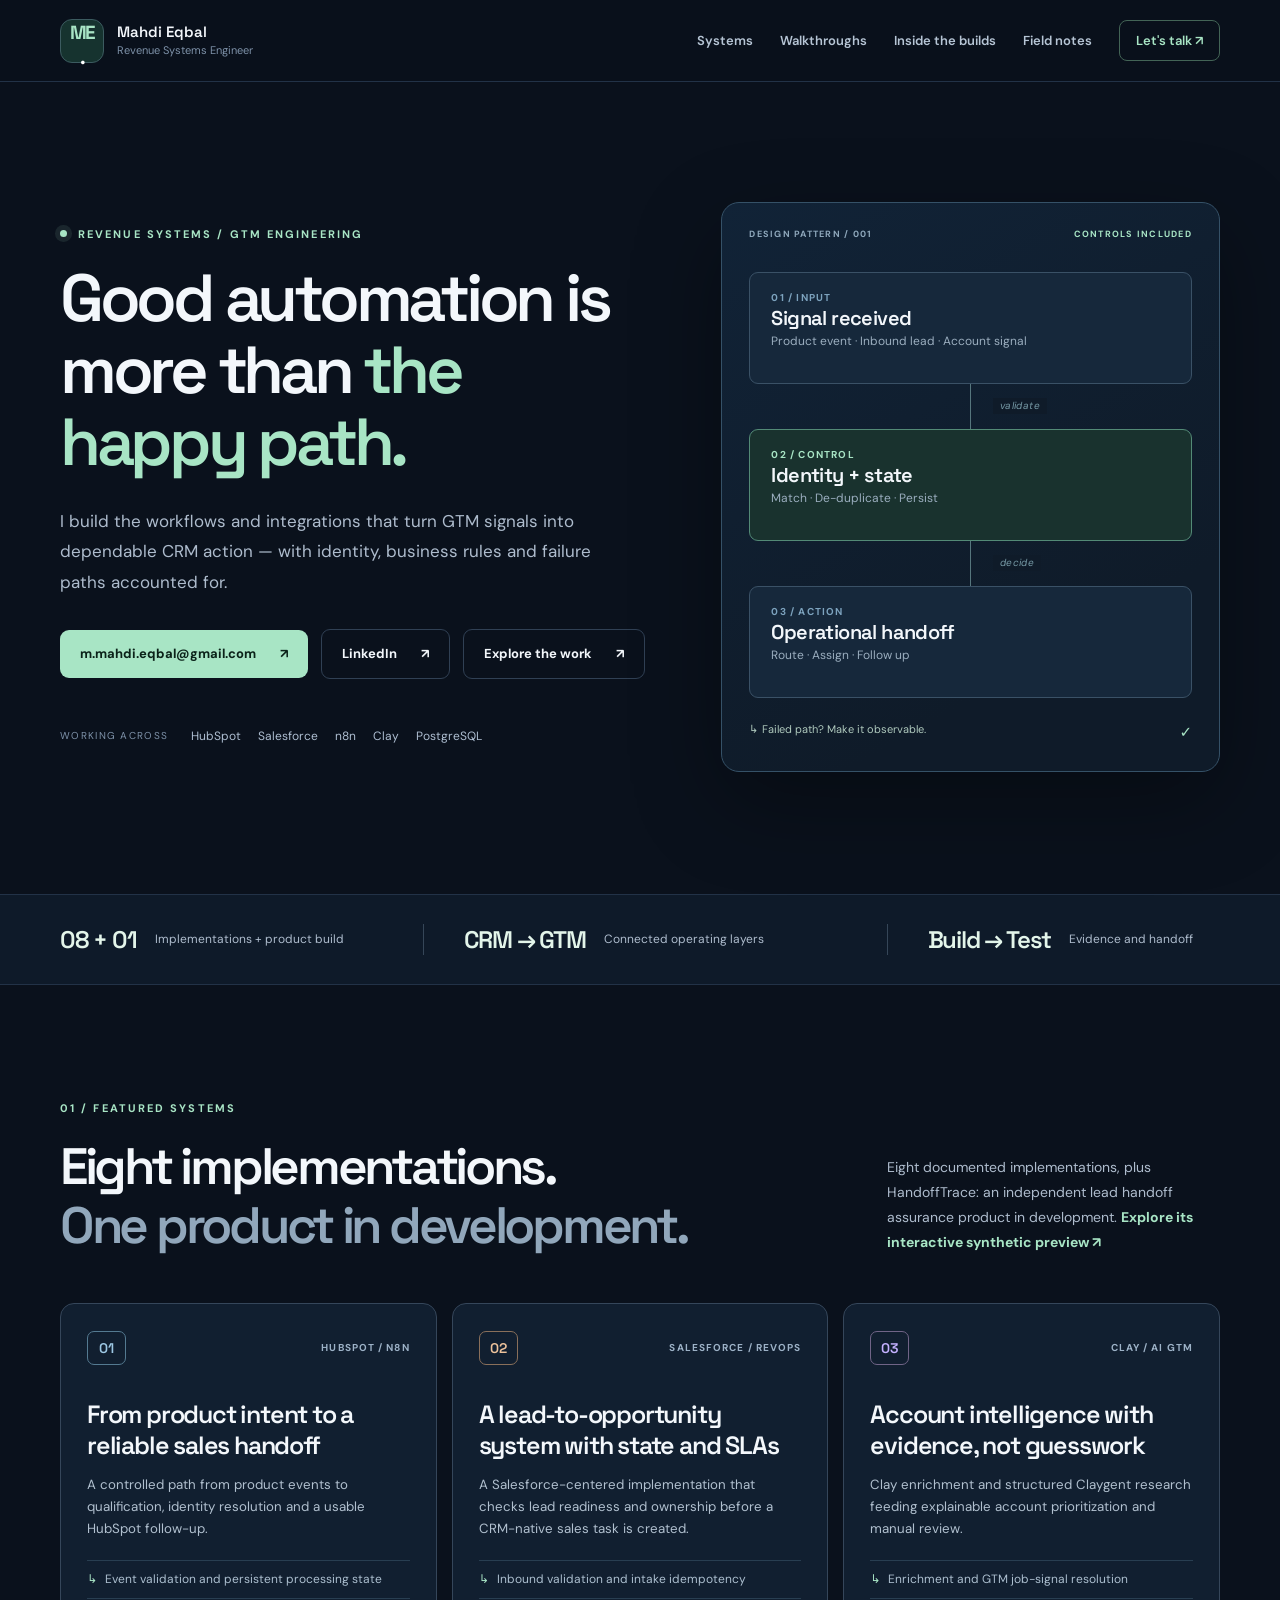
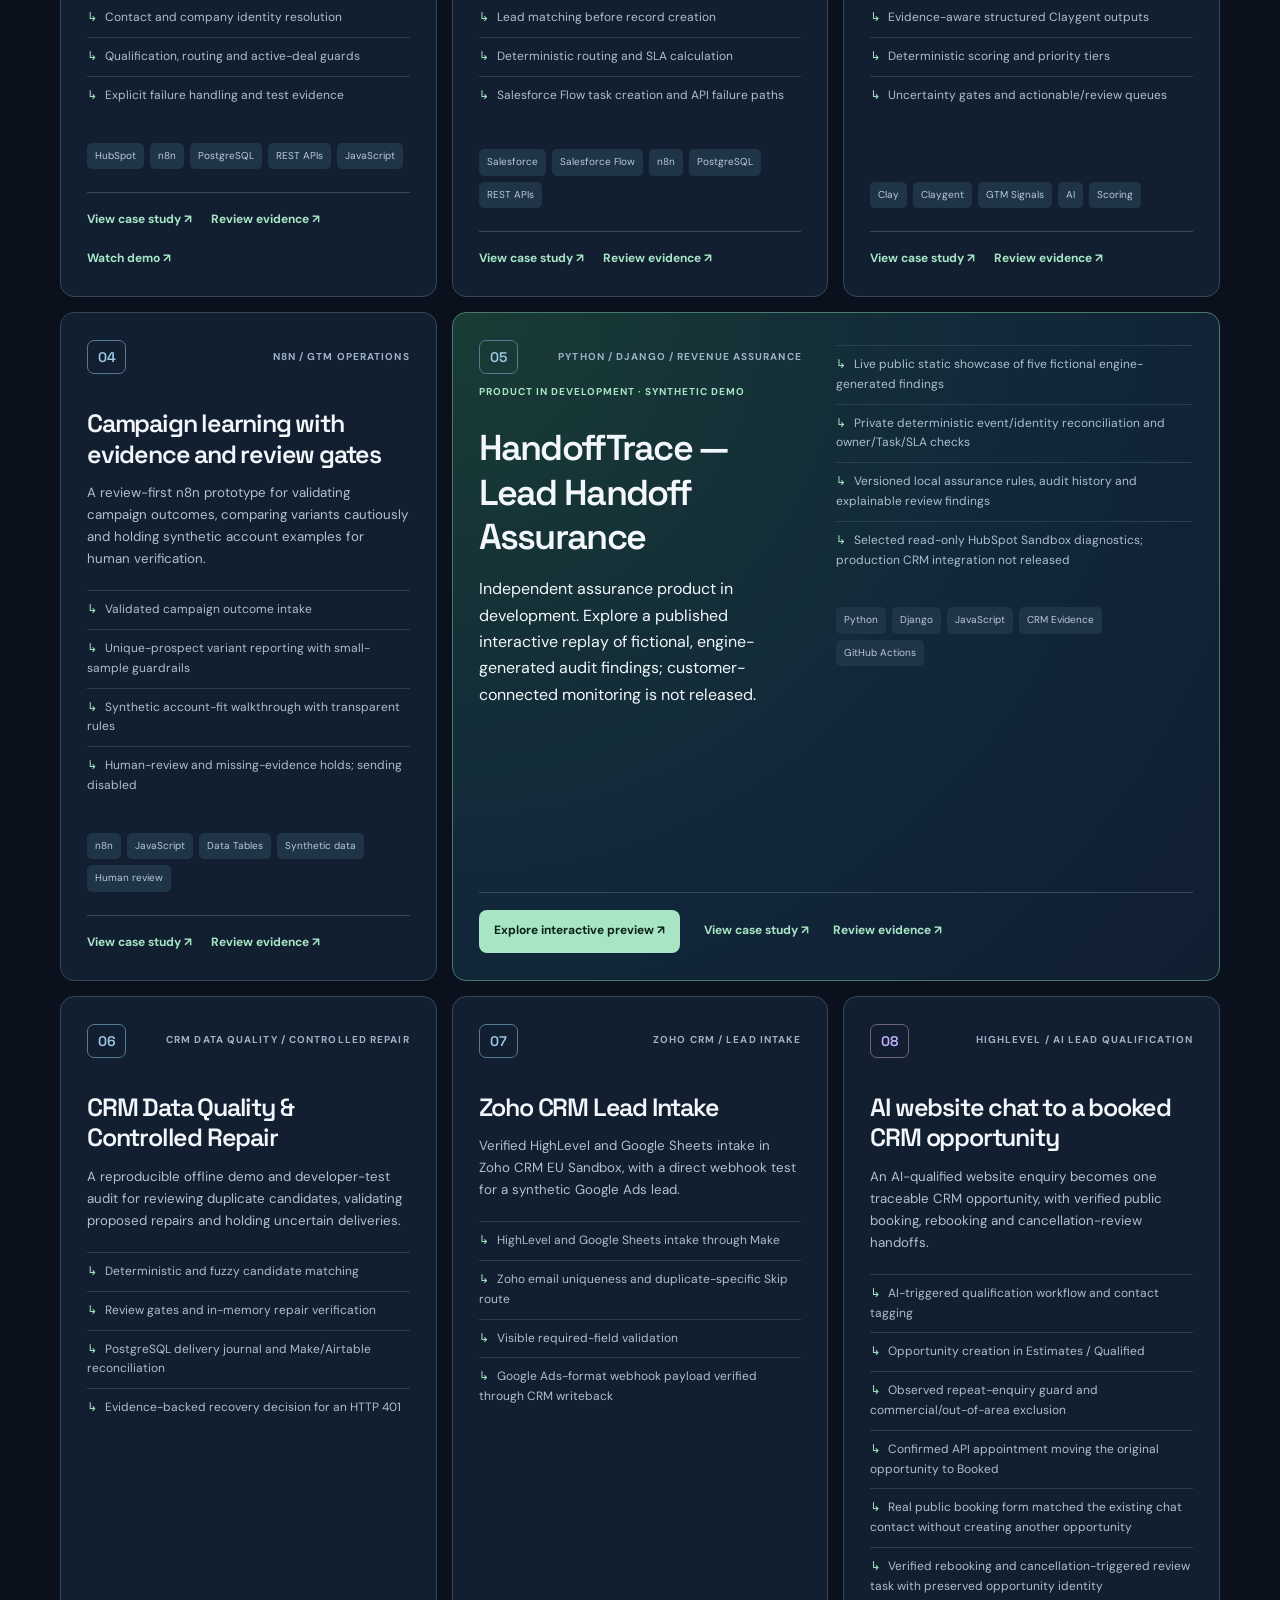
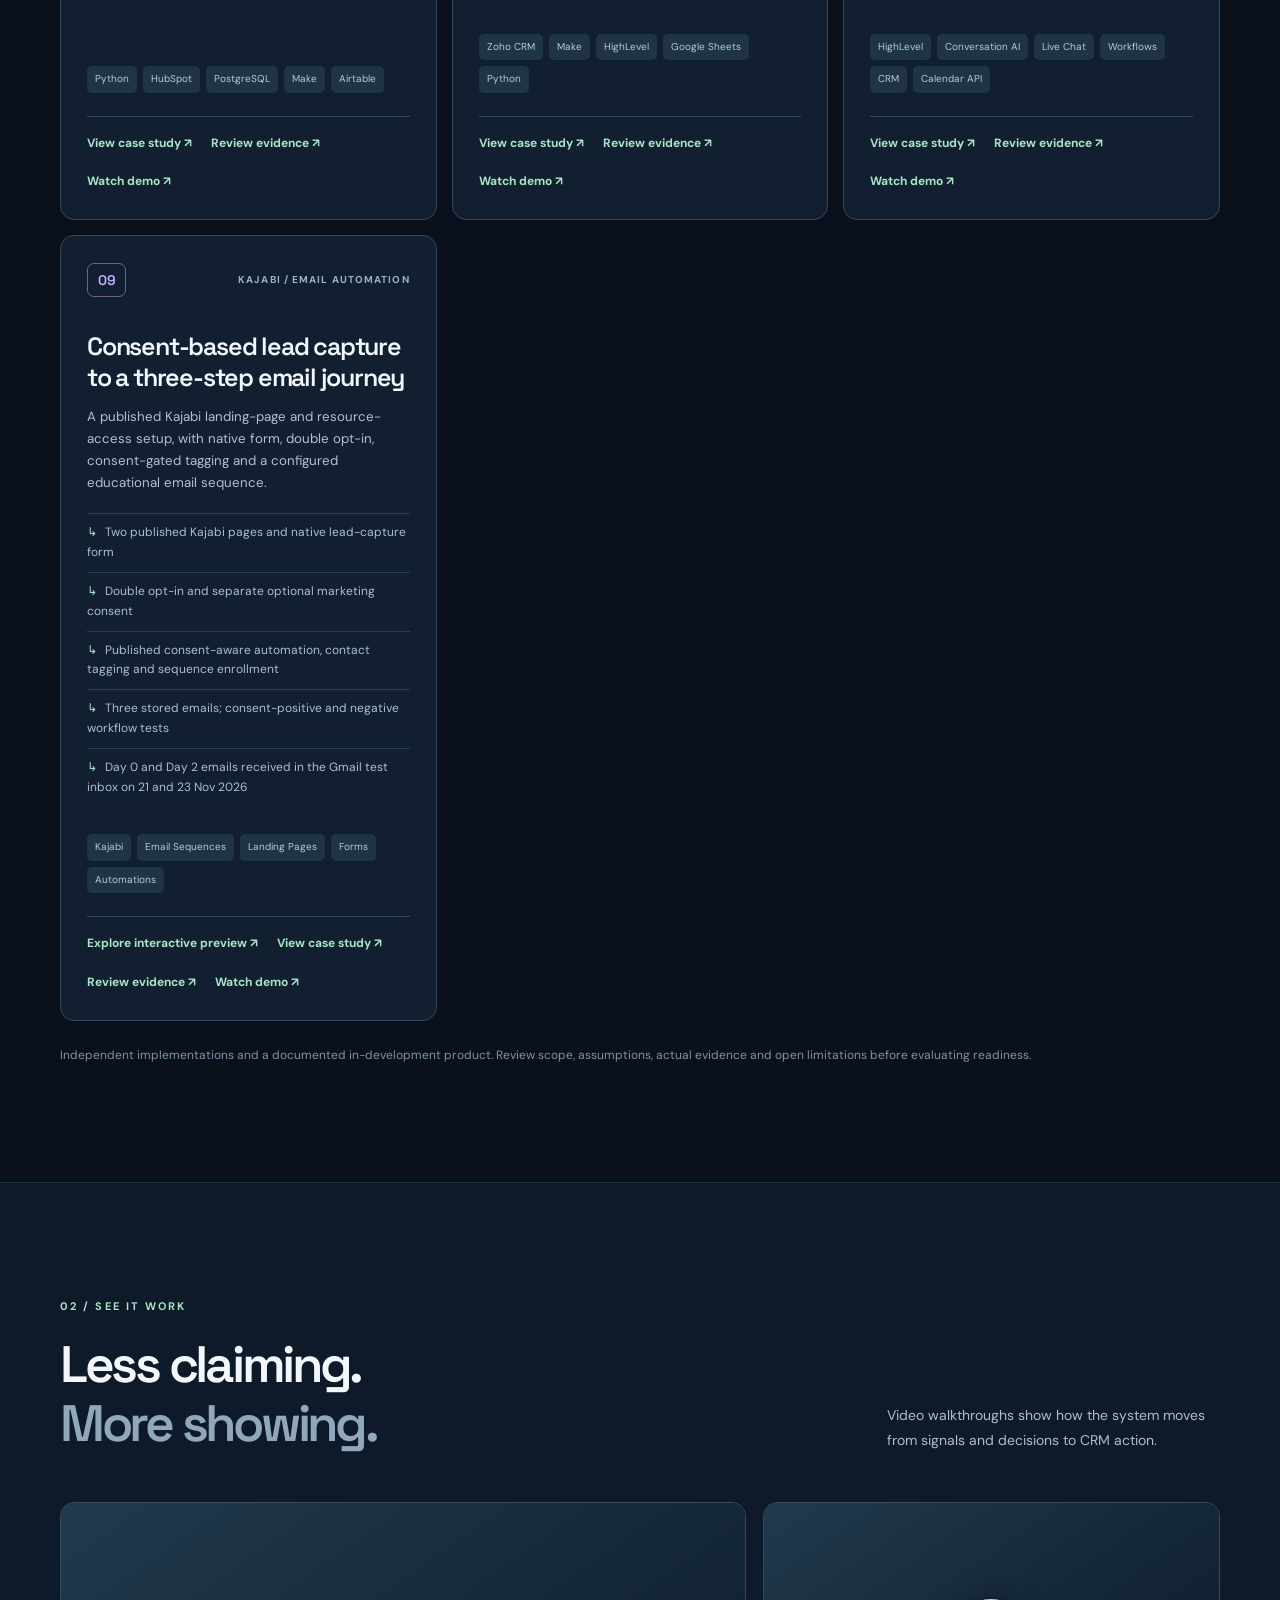
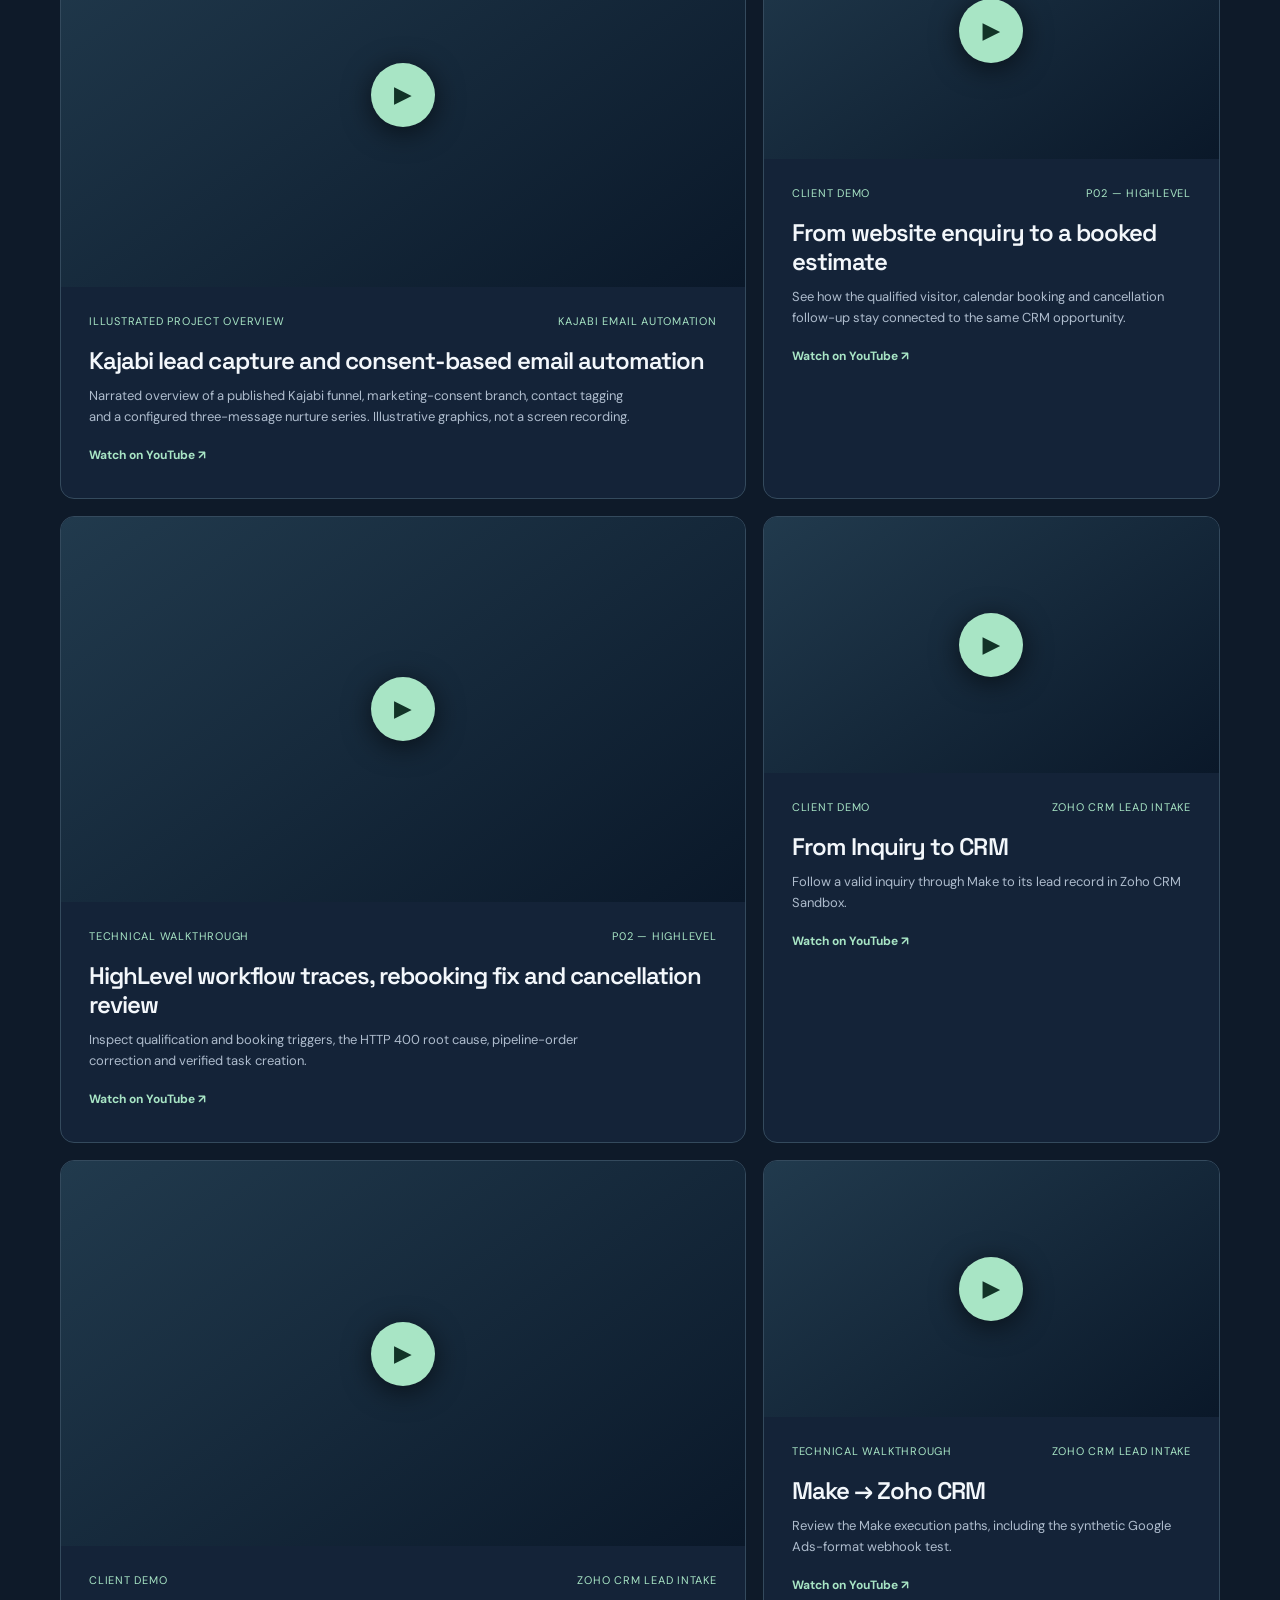
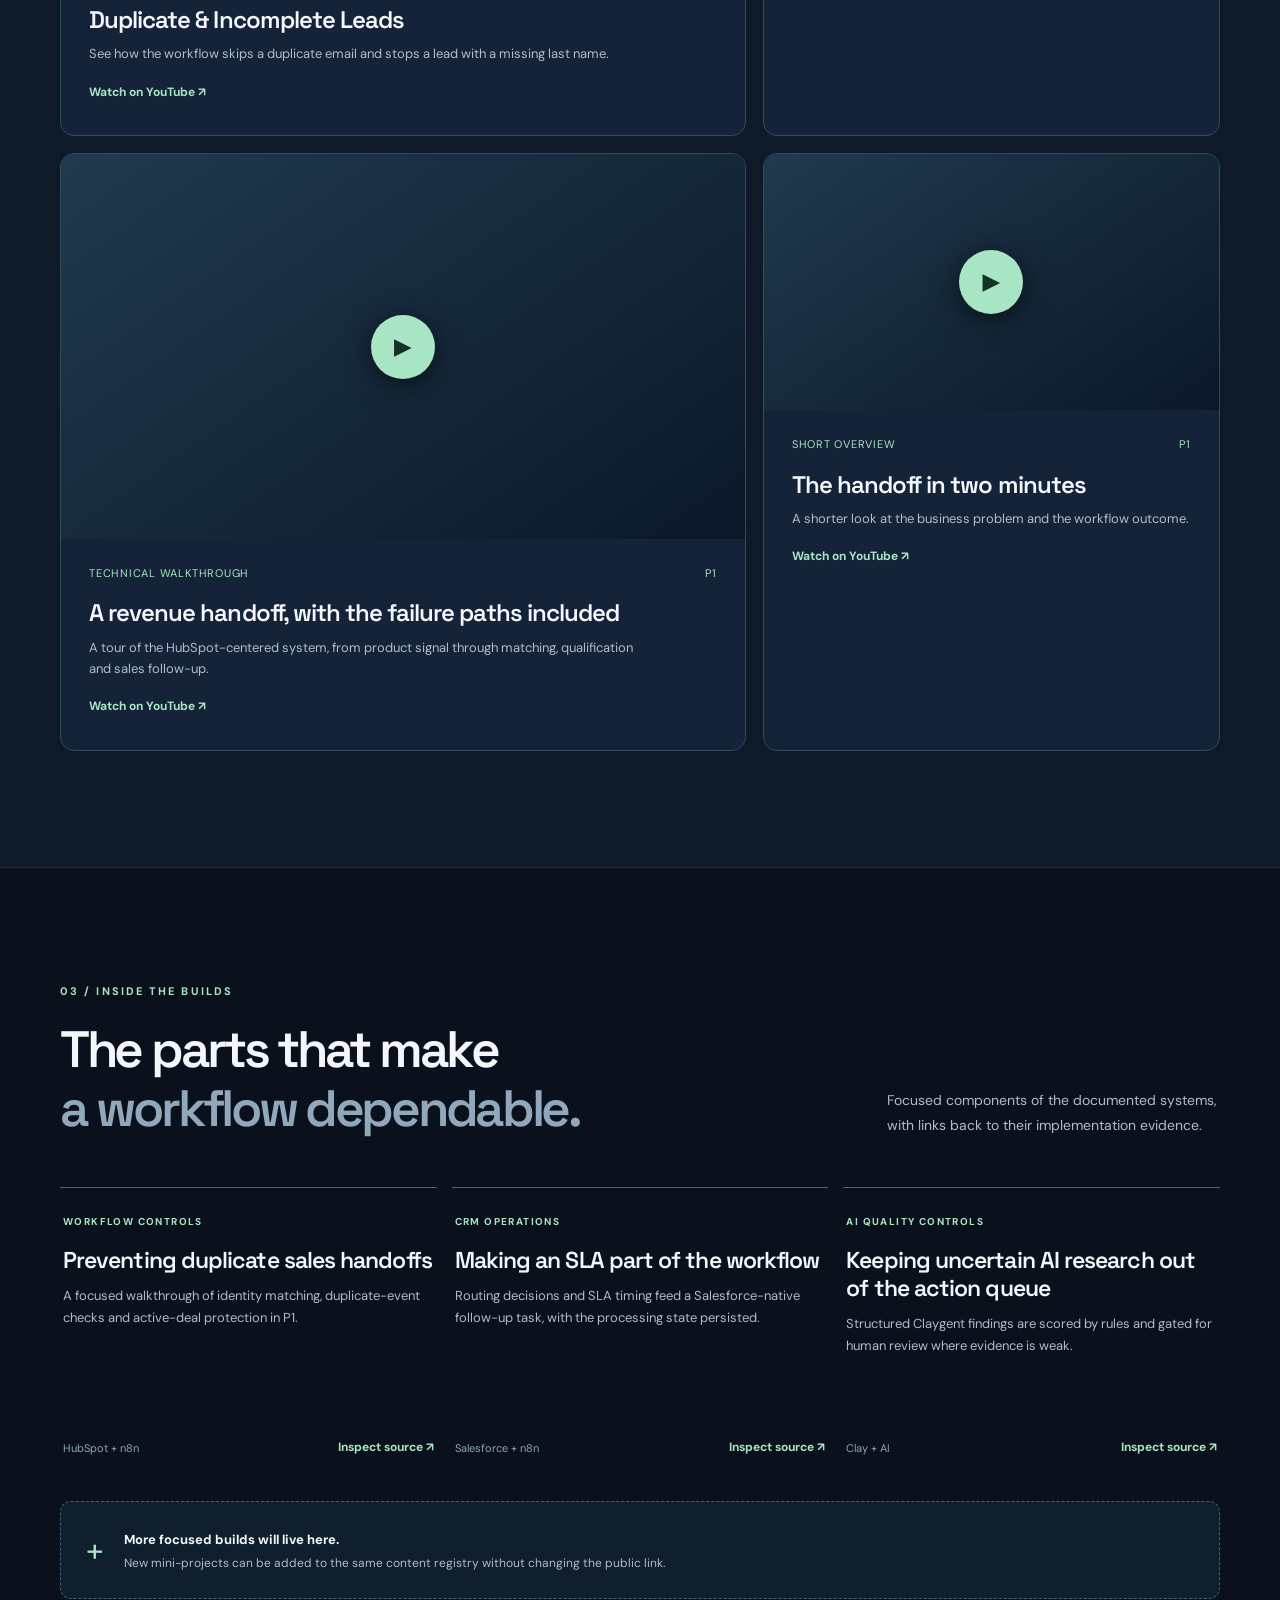
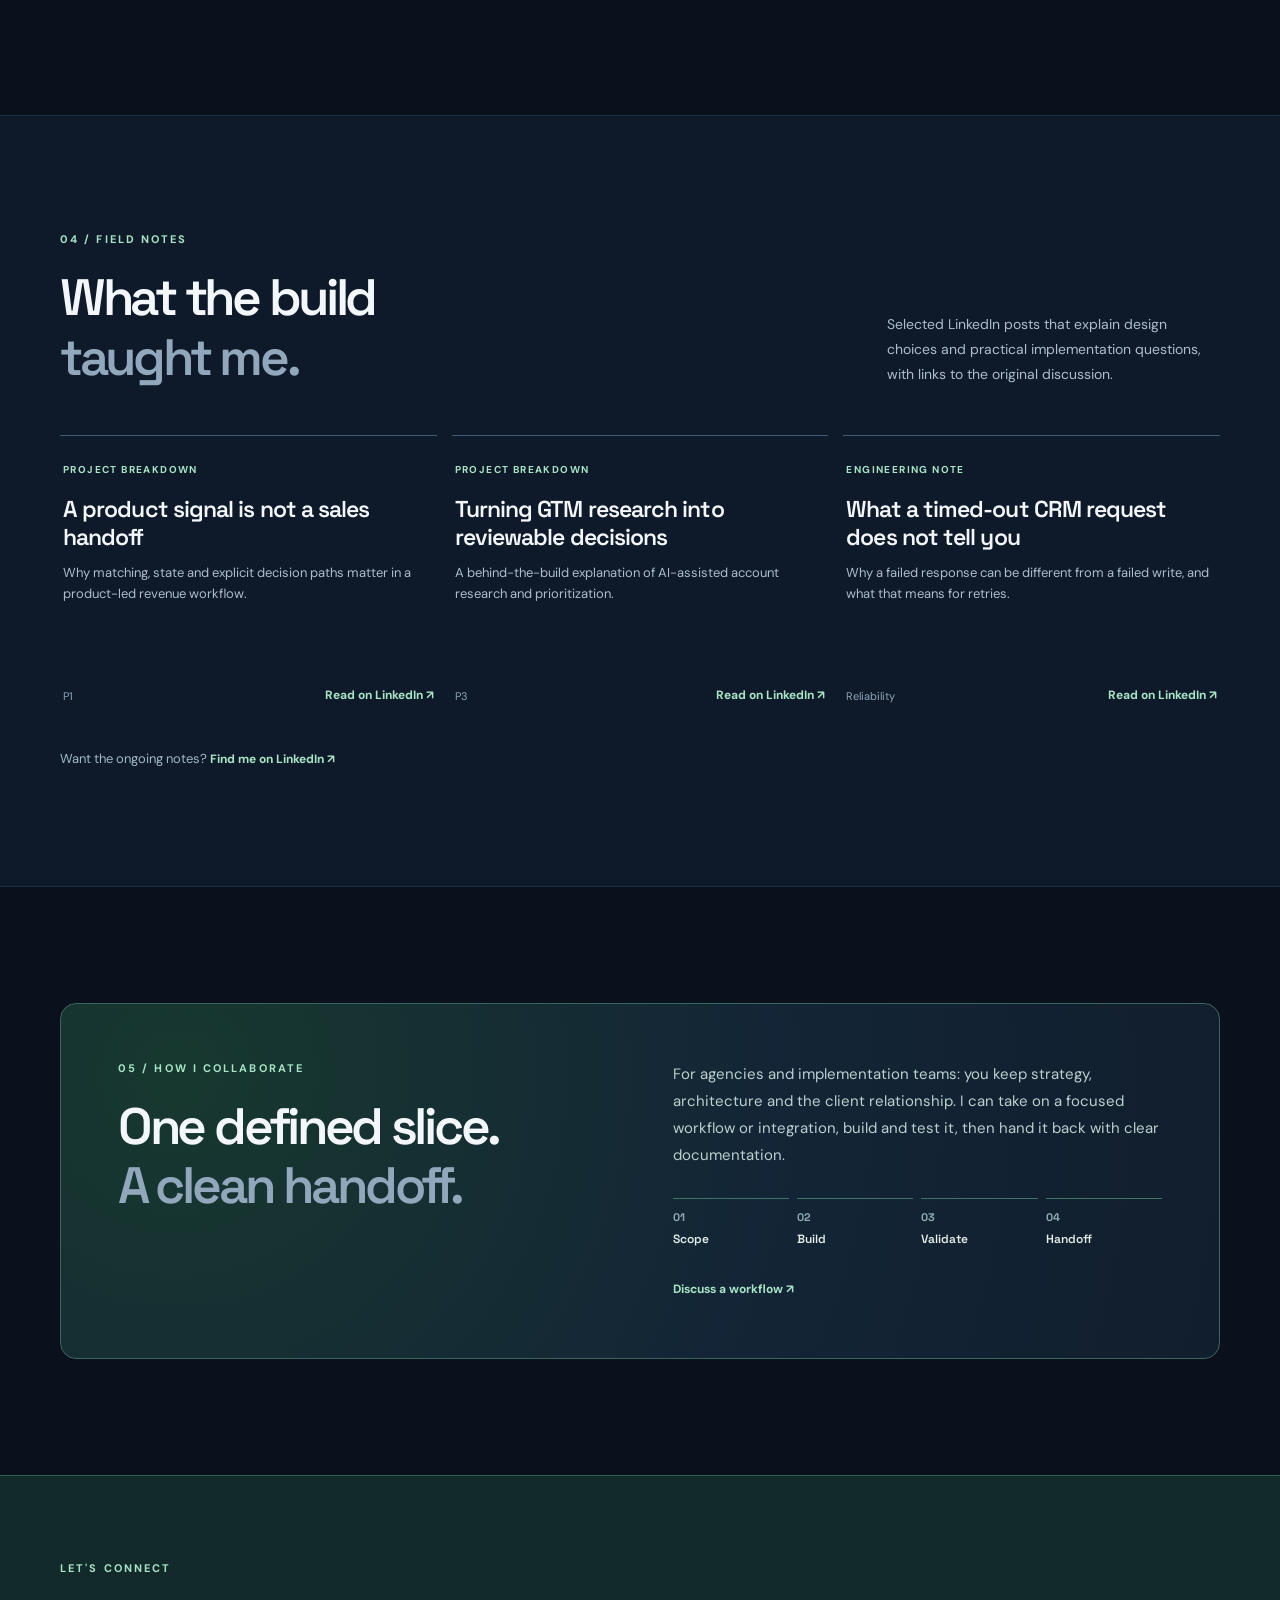
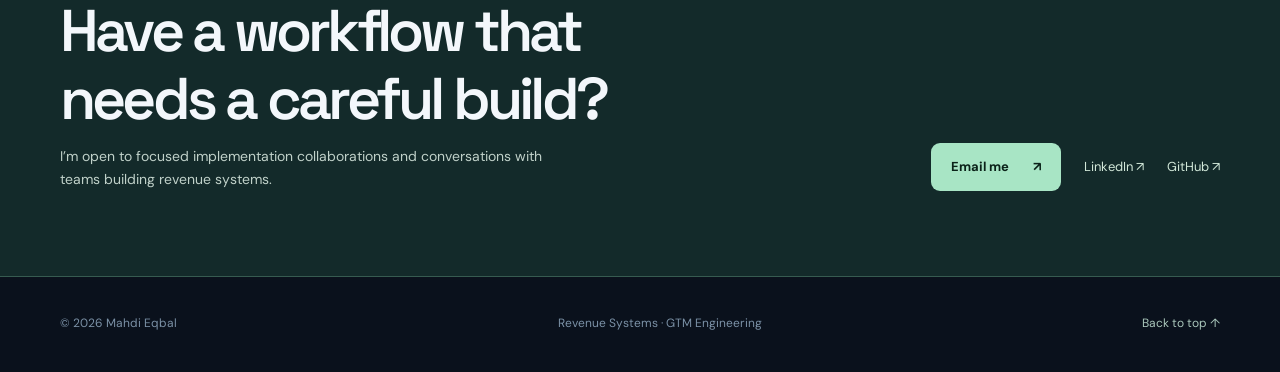
<file: index.html>
<!doctype html>
<html lang="en">
<head>
  <meta charset="utf-8">
  <meta name="viewport" content="width=device-width, initial-scale=1">
  <meta name="theme-color" content="#0a111c">
  <meta name="description" content="Mahdi Eqbal builds documented Revenue Systems and GTM engineering implementations, plus HandoffTrace: an in-development lead handoff assurance product with an interactive synthetic preview.">
  <meta property="og:type" content="website">
  <meta property="og:title" content="Mahdi Eqbal | Revenue Systems Engineering">
  <meta property="og:description" content="Documented CRM and GTM systems plus an in-development revenue handoff assurance product. Technical walkthroughs, design choices and test evidence.">
  <meta property="og:url" content="https://mahdi-eqbal.github.io/revenue-systems-gtm-engineering-portfolio/">
  <meta property="og:image" content="https://mahdi-eqbal.github.io/revenue-systems-gtm-engineering-portfolio/og.png">
  <meta name="twitter:card" content="summary_large_image">
  <link rel="canonical" href="https://mahdi-eqbal.github.io/revenue-systems-gtm-engineering-portfolio/">
  <title>Mahdi Eqbal | Revenue Systems & GTM Engineering</title>
  <link rel="icon" href="favicon.svg" type="image/svg+xml">
  <link rel="preconnect" href="https://fonts.googleapis.com">
  <link rel="preconnect" href="https://fonts.gstatic.com" crossorigin>
  <link href="https://fonts.googleapis.com/css2?family=DM+Sans:wght@400;500;600;700&family=Space+Grotesk:wght@400;500;600;700&display=swap" rel="stylesheet">
  <link rel="stylesheet" href="styles.css">
  <script src="content/catalog.js" defer></script>
  <script src="script.js" defer></script>
</head>
<body>
  <a class="skip" href="#main">Skip to content</a>
  <header class="header" data-header>
    <div class="wrap nav">
      <a class="wordmark" href="#top" aria-label="Mahdi Eqbal, home"><span class="monogram">ME<span class="dot">.</span></span><span class="wordmark-name">Mahdi Eqbal <small>Revenue Systems Engineer</small></span></a>
      <button class="nav-toggle" type="button" aria-controls="nav-list" aria-expanded="false" aria-label="Toggle navigation" data-menu><span></span><span></span><span></span></button>
      <nav class="nav-list" id="nav-list" aria-label="Main navigation" data-nav>
        <a href="#systems">Systems</a><a href="#walkthroughs">Walkthroughs</a><a href="#inside">Inside the builds</a><a href="#notes">Field notes</a><a class="nav-contact" href="#contact">Let's talk <span aria-hidden="true">↗</span></a>
      </nav>
    </div>
  </header>

  <main id="main">
    <section class="hero wrap" id="top">
      <div class="hero-text">
        <p class="overline"><span class="pulse"></span> REVENUE SYSTEMS / GTM ENGINEERING</p>
        <h1>Good automation is more than <span class="light-word">the happy path.</span></h1>
        <p class="hero-summary">I build the workflows and integrations that turn GTM signals into dependable CRM action — with identity, business rules and failure paths accounted for.</p>
        <div class="actions" aria-label="Contact and portfolio">
          <a class="btn primary" href="mailto:m.mahdi.eqbal@gmail.com?subject=Revenue%20Systems%20collaboration">m.mahdi.eqbal@gmail.com <span aria-hidden="true">↗</span></a>
          <a class="btn quiet" href="https://www.linkedin.com/in/mahdi-eqbal" target="_blank" rel="noopener noreferrer">LinkedIn <span aria-hidden="true">↗</span></a>
          <a class="btn quiet" href="#systems">Explore the work <span aria-hidden="true">↗</span></a>
        </div>
        <div class="tool-line" aria-label="Primary platforms"><span>WORKING ACROSS</span><span>HubSpot</span><span>Salesforce</span><span>n8n</span><span>Clay</span><span>PostgreSQL</span></div>
      </div>
      <div class="flow-art" role="img" aria-label="Illustration of signal intake, identity and state, decision logic, and CRM action with validation and retries">
        <div class="diagram-caption"><span>DESIGN PATTERN / 001</span><span class="status-dot">CONTROLS INCLUDED</span></div>
        <div class="flow-card"><span class="step-num">01 / INPUT</span><strong>Signal received</strong><small>Product event · Inbound lead · Account signal</small></div>
        <div class="flow-connector"><span></span><em>validate</em></div>
        <div class="flow-card selected"><span class="step-num">02 / CONTROL</span><strong>Identity + state</strong><small>Match · De-duplicate · Persist</small></div>
        <div class="flow-connector"><span></span><em>decide</em></div>
        <div class="flow-card"><span class="step-num">03 / ACTION</span><strong>Operational handoff</strong><small>Route · Assign · Follow up</small></div>
        <div class="flow-foot"><span>↳ Failed path? Make it observable.</span><span class="signal">✓</span></div>
      </div>
    </section>

    <div class="proof-bar"><div class="wrap proof-inner"><div><strong>08 + 01</strong><span>Implementations + product build</span></div><div><strong>CRM → GTM</strong><span>Connected operating layers</span></div><div><strong>Build → Test</strong><span>Evidence and handoff</span></div></div></div>

    <section id="systems" class="section wrap">
      <div class="section-intro"><div><p class="overline">01 / FEATURED SYSTEMS</p><h2>Eight implementations.<br><span>One product in development.</span></h2></div><p>Eight documented implementations, plus HandoffTrace: an independent lead handoff assurance product in development. <a href="https://handofftrace.htlabs.workers.dev/" target="_blank" rel="noopener noreferrer">Explore its interactive synthetic preview ↗</a></p></div>
      <div id="project-grid" class="projects" aria-label="Featured project cards"></div>
      <p class="small-context">Independent implementations and a documented in-development product. Review scope, assumptions, actual evidence and open limitations before evaluating readiness.</p>
    </section>

    <section id="walkthroughs" class="section section-alt">
      <div class="wrap"><div class="section-intro"><div><p class="overline">02 / SEE IT WORK</p><h2>Less claiming.<br><span>More showing.</span></h2></div><p>Video walkthroughs show how the system moves from signals and decisions to CRM action.</p></div>
      <div id="video-grid" class="video-grid"></div></div>
    </section>

    <section id="inside" class="section wrap">
      <div class="section-intro"><div><p class="overline">03 / INSIDE THE BUILDS</p><h2>The parts that make<br><span>a workflow dependable.</span></h2></div><p>Focused components of the documented systems, with links back to their implementation evidence.</p></div>
      <div id="slice-grid" class="slice-grid"></div>
      <div class="future-note"><span class="future-icon" aria-hidden="true">+</span><div><strong>More focused builds will live here.</strong><p>New mini-projects can be added to the same content registry without changing the public link.</p></div></div>
    </section>

    <section id="notes" class="section section-alt"><div class="wrap"><div class="section-intro"><div><p class="overline">04 / FIELD NOTES</p><h2>What the build<br><span>taught me.</span></h2></div><p>Selected LinkedIn posts that explain design choices and practical implementation questions, with links to the original discussion.</p></div><div id="post-grid" class="post-grid"></div><p class="more-note">Want the ongoing notes? <a href="https://www.linkedin.com/in/mahdi-eqbal" target="_blank" rel="noopener noreferrer">Find me on LinkedIn ↗</a></p></div></section>

    <section class="section wrap" id="approach"><div class="approach"><div><p class="overline">05 / HOW I COLLABORATE</p><h2>One defined slice.<br><span>A clean handoff.</span></h2></div><div class="approach-content"><p>For agencies and implementation teams: you keep strategy, architecture and the client relationship. I can take on a focused workflow or integration, build and test it, then hand it back with clear documentation.</p><div class="approach-steps"><span>01 <b>Scope</b></span><span>02 <b>Build</b></span><span>03 <b>Validate</b></span><span>04 <b>Handoff</b></span></div><a class="inline-link" href="mailto:m.mahdi.eqbal@gmail.com?subject=Workflow%20collaboration">Discuss a workflow ↗</a></div></div></section>

    <section id="contact" class="contact-section"><div class="wrap contact-inner"><div><p class="overline">LET'S CONNECT</p><h2>Have a workflow that<br>needs a careful build?</h2><p>I’m open to focused implementation collaborations and conversations with teams building revenue systems.</p></div><div class="contact-links"><a class="btn primary" href="mailto:m.mahdi.eqbal@gmail.com?subject=Revenue%20Systems%20collaboration">Email me <span aria-hidden="true">↗</span></a><a href="https://www.linkedin.com/in/mahdi-eqbal" target="_blank" rel="noopener noreferrer">LinkedIn <span aria-hidden="true">↗</span></a><a href="https://github.com/mahdi-eqbal" target="_blank" rel="noopener noreferrer">GitHub <span aria-hidden="true">↗</span></a></div></div></section>
  </main>
  <footer class="footer wrap"><span>© <span id="year">2026</span> Mahdi Eqbal</span><span>Revenue Systems · GTM Engineering</span><a href="#top">Back to top ↑</a></footer>
</body>
</html>
</file>
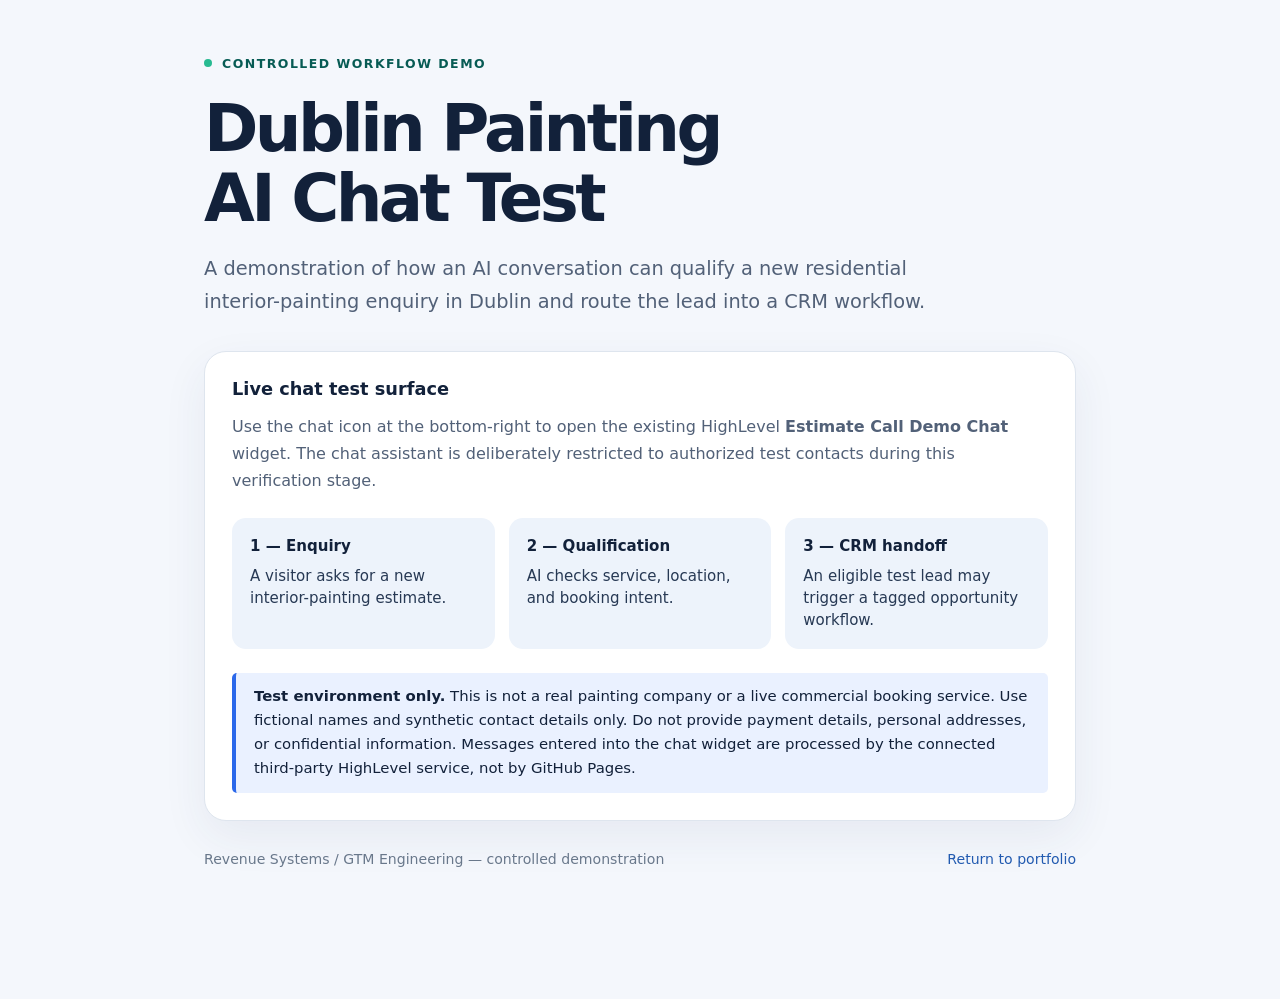
<file: demos/dublin-painting-ai-chat/index.html>
<!DOCTYPE html>
<html lang="en">
<head>
  <meta charset="utf-8">
  <meta name="viewport" content="width=device-width,initial-scale=1">
  <meta name="robots" content="noindex,nofollow,noarchive">
  <meta name="color-scheme" content="light">
  <title>Dublin Painting — AI Lead Qualification Test | Demo</title>
  <meta name="description" content="Non-commercial test environment for a HighLevel live-chat and lead-qualification workflow. Synthetic data only.">
  <style>
    :root{font-family:Inter,system-ui,-apple-system,BlinkMacSystemFont,"Segoe UI",sans-serif;color:#12213a;background:#f4f7fc}
    *{box-sizing:border-box}body{margin:0;min-height:100vh}
    .shell{max-width:920px;margin:0 auto;padding:52px 24px 132px}
    .eyebrow{display:inline-flex;align-items:center;gap:10px;color:#075b54;font-size:.78rem;letter-spacing:.12em;font-weight:800;text-transform:uppercase}
    .eyebrow:before{content:"";height:8px;width:8px;background:#27ba91;border-radius:50%}
    h1{font-size:clamp(2.15rem,5.2vw,4.1rem);letter-spacing:-.055em;line-height:1.07;margin:22px 0 18px;max-width:760px}
    .lead{font-size:clamp(1rem,2vw,1.21rem);line-height:1.7;color:#526178;max-width:760px}
    .card{margin-top:32px;background:white;border:1px solid #dee5ee;box-shadow:0 16px 45px rgba(38,63,104,.07);border-radius:22px;padding:27px}
    .card h2{font-size:1.11rem;margin:0 0 14px}.card p{color:#526178;line-height:1.7;margin:0 0 14px}
    .steps{display:grid;grid-template-columns:repeat(3,minmax(0,1fr));gap:14px;margin-top:24px}
    .step{background:#edf3fb;border-radius:14px;padding:18px;font-size:.94rem;line-height:1.45;color:#273954}
    .step strong{display:block;margin-bottom:8px;color:#12213a}
    .note{border-left:4px solid #2b68ea;padding:12px 18px;background:#eaf1ff;border-radius:5px;font-size:.93rem;line-height:1.6;margin-top:24px}
    .footer{display:flex;justify-content:space-between;gap:18px;margin-top:30px;color:#69788b;font-size:.88rem;flex-wrap:wrap}
    .footer a{color:#215ab0;text-decoration:none}.footer a:hover{text-decoration:underline}
    @media(max-width:640px){.shell{padding:36px 18px 125px}.steps{grid-template-columns:1fr}.card{padding:22px}}
  </style>
</head>
<body>
  <main class="shell">
    <div class="eyebrow">Controlled workflow demo</div>
    <h1>Dublin Painting<br>AI Chat Test</h1>
    <p class="lead">A demonstration of how an AI conversation can qualify a new residential interior-painting enquiry in Dublin and route the lead into a CRM workflow.</p>
    <section class="card" aria-labelledby="test-heading">
      <h2 id="test-heading">Live chat test surface</h2>
      <p>Use the chat icon at the bottom-right to open the existing HighLevel <strong>Estimate Call Demo Chat</strong> widget. The chat assistant is deliberately restricted to authorized test contacts during this verification stage.</p>
      <div class="steps">
        <div class="step"><strong>1 — Enquiry</strong>A visitor asks for a new interior-painting estimate.</div>
        <div class="step"><strong>2 — Qualification</strong>AI checks service, location, and booking intent.</div>
        <div class="step"><strong>3 — CRM handoff</strong>An eligible test lead may trigger a tagged opportunity workflow.</div>
      </div>
      <div class="note"><strong>Test environment only.</strong> This is not a real painting company or a live commercial booking service. Use fictional names and synthetic contact details only. Do not provide payment details, personal addresses, or confidential information. Messages entered into the chat widget are processed by the connected third-party HighLevel service, not by GitHub Pages.</div>
    </section>
    <div class="footer"><span>Revenue Systems / GTM Engineering — controlled demonstration</span><a href="../../">Return to portfolio</a></div>
  </main>
  <!-- Reuses the existing HighLevel widget. No credentials or API tokens are embedded. -->
  <script src="https://widgets.leadconnectorhq.com/loader.js" data-resources-url="https://widgets.leadconnectorhq.com/chat-widget/loader.js" data-widget-id="6af84b5ff31f8c02e6c97d46" async></script>
</body>
</html>
</file>
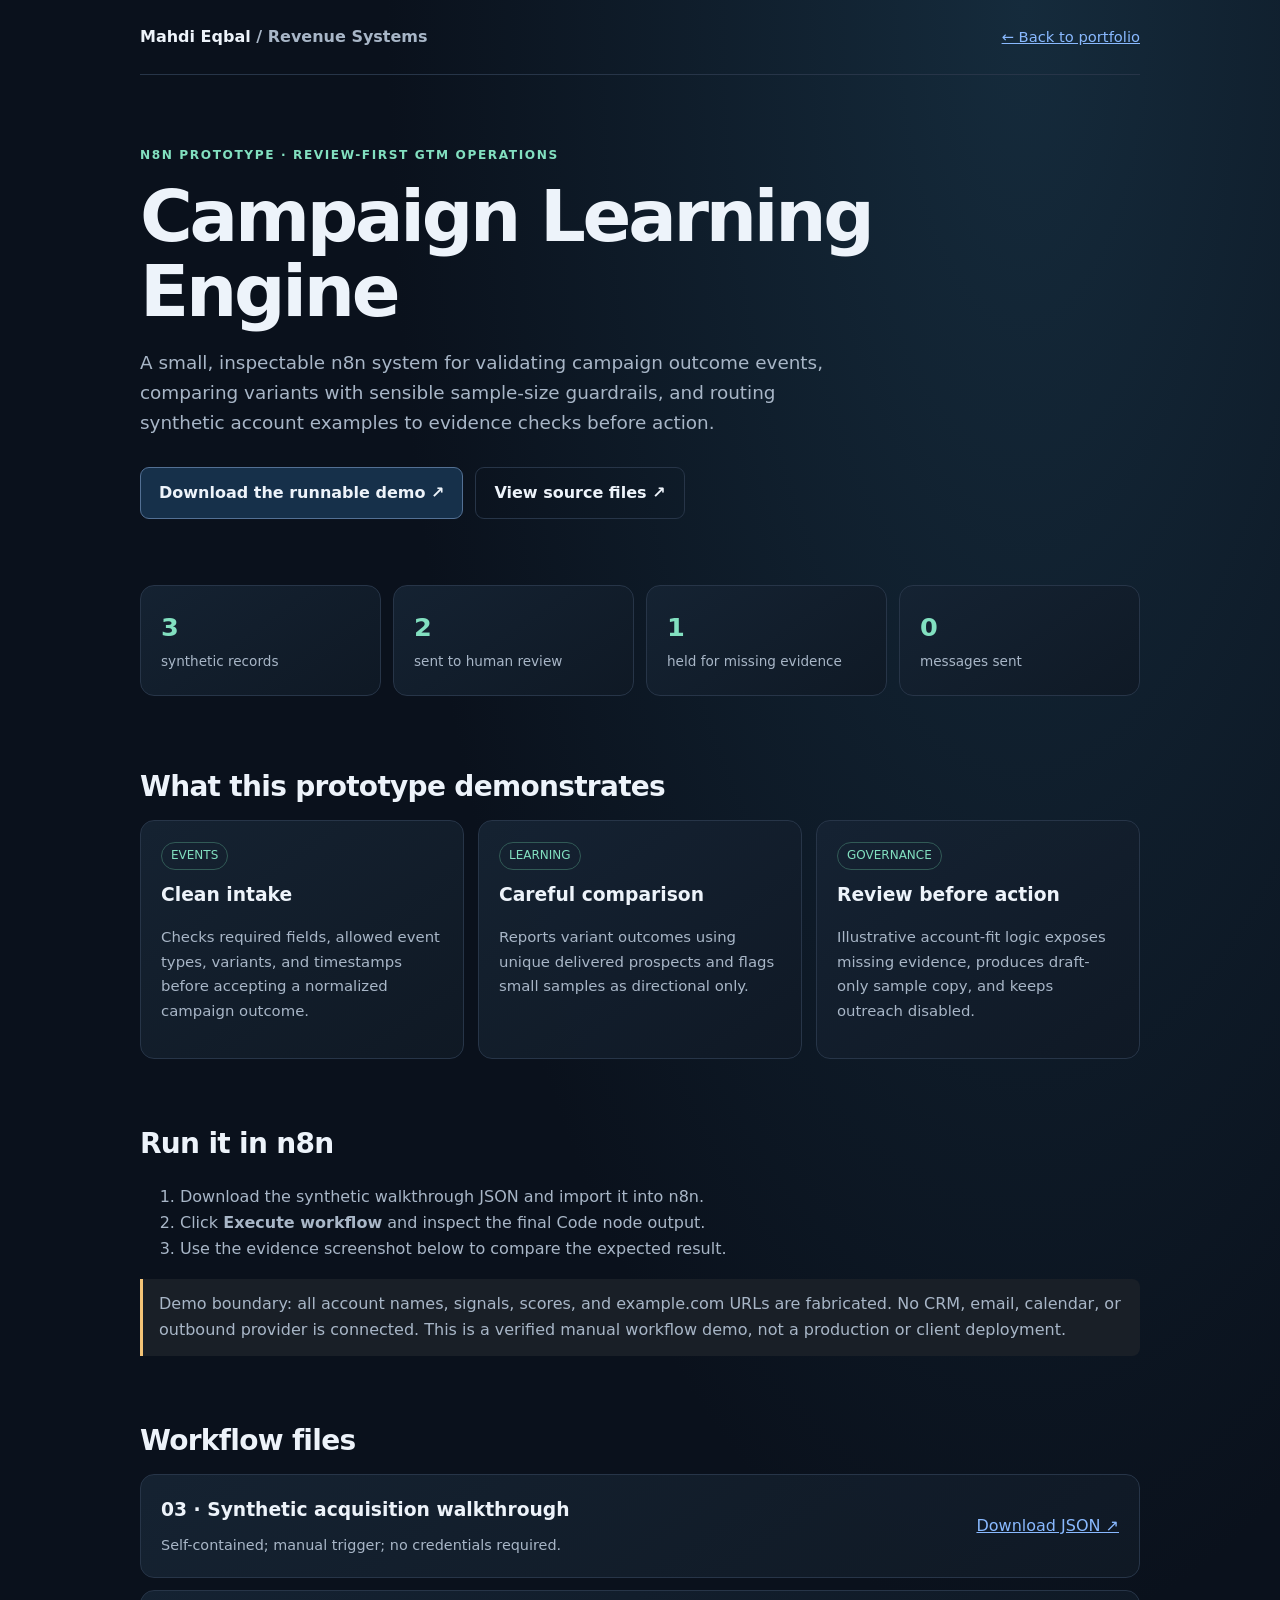
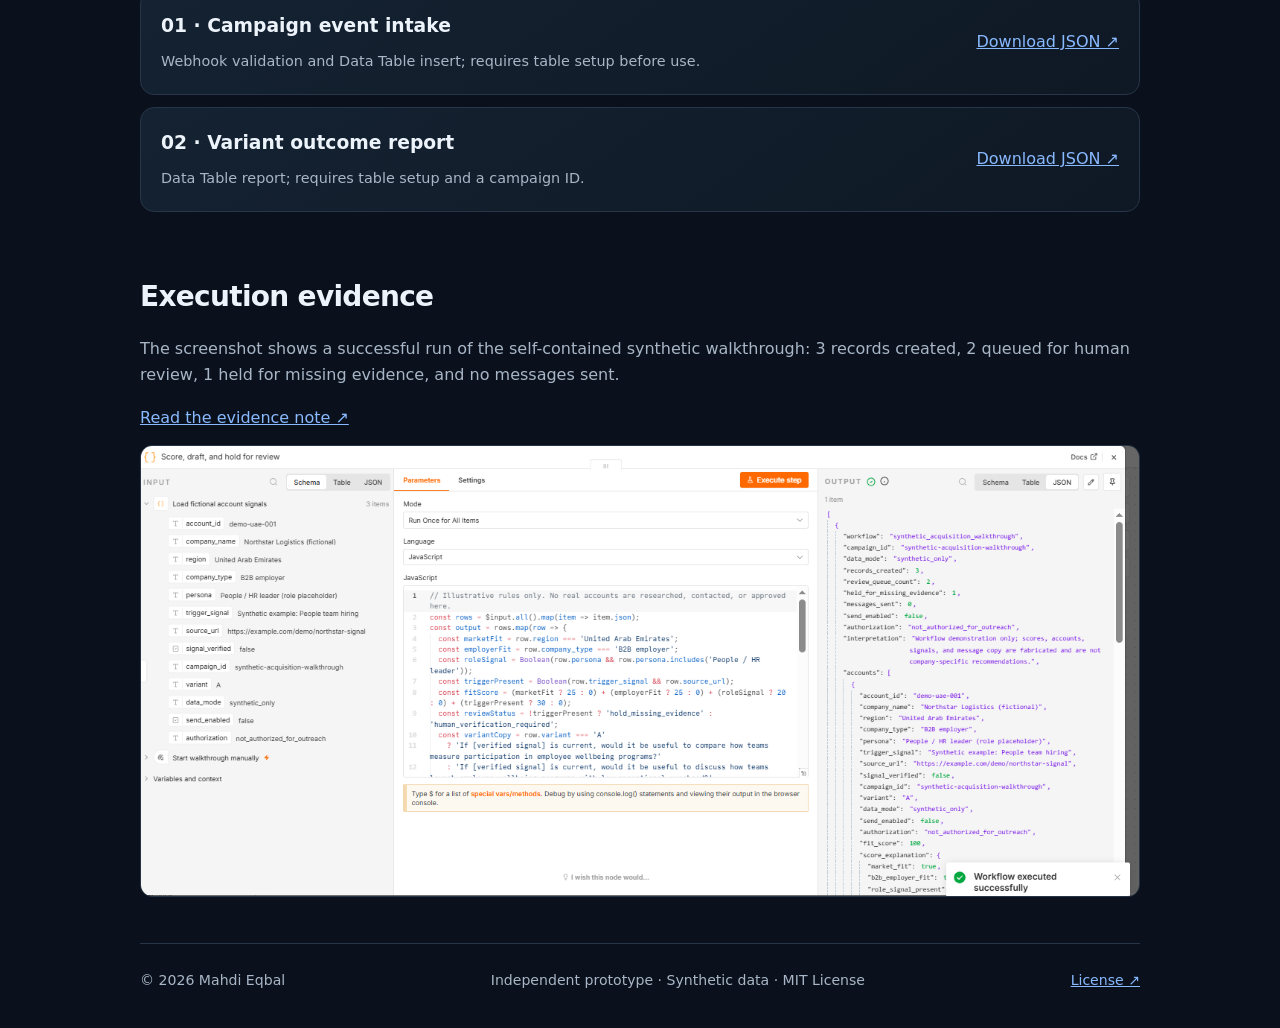
<file: projects/campaign-learning-engine/index.html>
<!doctype html>
<html lang="en">
<head>
  <meta charset="utf-8">
  <meta name="viewport" content="width=device-width, initial-scale=1">
  <meta name="description" content="A review-first n8n prototype for synthetic account triage and campaign outcome learning, with execution evidence and downloadable workflows.">
  <meta name="theme-color" content="#0a111c">
  <title>Campaign Learning Engine | Mahdi Eqbal</title>
  <style>
    :root{color-scheme:dark;--bg:#0a111c;--panel:#111d2a;--line:#273548;--text:#edf3fa;--muted:#a8b6c7;--mint:#82e0c0;--blue:#89b9ff;--amber:#f4c477;--max:1000px}*{box-sizing:border-box}body{margin:0;background:radial-gradient(ellipse at 80% 0,#152b3c 0,transparent 44%),var(--bg);color:var(--text);font:16px/1.65 system-ui,-apple-system,"Segoe UI",sans-serif}a{color:var(--blue)}.wrap{width:min(var(--max),calc(100% - 40px));margin:auto}.nav{padding:24px 0;border-bottom:1px solid var(--line);display:flex;justify-content:space-between;gap:20px;align-items:center}.brand{color:var(--text);font-weight:700;text-decoration:none}.nav a:last-child{font-size:.92rem}.hero{padding:70px 0 48px}.eyebrow{color:var(--mint);letter-spacing:.13em;text-transform:uppercase;font-size:.76rem;font-weight:700}.hero h1{font-size:clamp(2.5rem,6vw,4.5rem);line-height:1.04;letter-spacing:-.045em;max-width:850px;margin:14px 0 18px}.lead{max-width:720px;color:var(--muted);font-size:1.15rem}.actions{display:flex;gap:12px;flex-wrap:wrap;margin-top:28px}.button{display:inline-block;padding:12px 18px;border:1px solid #537094;border-radius:9px;background:#16304a;color:var(--text);text-decoration:none;font-weight:650}.button.secondary{background:transparent;border-color:var(--line)}.stats{display:grid;grid-template-columns:repeat(4,1fr);gap:12px;margin:18px 0 44px}.stat,.card,.workflow{background:linear-gradient(145deg,rgba(21,35,51,.95),rgba(15,25,37,.95));border:1px solid var(--line);border-radius:14px;padding:20px}.stat strong{display:block;font-size:1.6rem;color:var(--mint)}.stat span{font-size:.85rem;color:var(--muted)}section{padding:24px 0 38px}h2{font-size:1.75rem;letter-spacing:-.025em;margin:0 0 10px}h3{margin:0 0 8px}.muted{color:var(--muted)}.grid{display:grid;grid-template-columns:repeat(3,1fr);gap:14px}.card p{color:var(--muted);font-size:.93rem}.tag{display:inline-block;color:var(--mint);border:1px solid #315a56;border-radius:30px;padding:3px 9px;font-size:.75rem;margin-bottom:10px}.workflows{display:grid;gap:12px}.workflow{display:flex;justify-content:space-between;align-items:center;gap:20px}.workflow p{margin:4px 0 0;color:var(--muted);font-size:.9rem}.workflow a{white-space:nowrap}.proof{width:100%;border:1px solid var(--line);border-radius:12px;margin-top:14px}.callout{border-left:3px solid var(--amber);padding:12px 16px;background:#191f27;color:var(--muted);border-radius:0 8px 8px 0}.footer{border-top:1px solid var(--line);padding:25px 0 36px;color:var(--muted);font-size:.88rem;display:flex;justify-content:space-between;gap:16px;flex-wrap:wrap}@media(max-width:720px){.stats{grid-template-columns:repeat(2,1fr)}.grid{grid-template-columns:1fr}.workflow{align-items:flex-start;flex-direction:column}.hero{padding-top:48px}}
  </style>
</head>
<body>
  <header class="wrap nav"><a class="brand" href="../../">Mahdi Eqbal <span class="muted">/ Revenue Systems</span></a><a href="../../">← Back to portfolio</a></header>
  <main class="wrap">
    <section class="hero">
      <div class="eyebrow">n8n prototype · review-first GTM operations</div>
      <h1>Campaign Learning Engine</h1>
      <p class="lead">A small, inspectable n8n system for validating campaign outcome events, comparing variants with sensible sample-size guardrails, and routing synthetic account examples to evidence checks before action.</p>
      <div class="actions"><a class="button" href="workflows/n8n/03_synthetic_acquisition_walkthrough.json">Download the runnable demo ↗</a><a class="button secondary" href="https://github.com/mahdi-eqbal/revenue-systems-gtm-engineering-portfolio/tree/main/projects/campaign-learning-engine">View source files ↗</a></div>
    </section>
    <div class="stats" aria-label="Observed demo run output"><div class="stat"><strong>3</strong><span>synthetic records</span></div><div class="stat"><strong>2</strong><span>sent to human review</span></div><div class="stat"><strong>1</strong><span>held for missing evidence</span></div><div class="stat"><strong>0</strong><span>messages sent</span></div></div>
    <section><h2>What this prototype demonstrates</h2><div class="grid"><article class="card"><span class="tag">EVENTS</span><h3>Clean intake</h3><p>Checks required fields, allowed event types, variants, and timestamps before accepting a normalized campaign outcome.</p></article><article class="card"><span class="tag">LEARNING</span><h3>Careful comparison</h3><p>Reports variant outcomes using unique delivered prospects and flags small samples as directional only.</p></article><article class="card"><span class="tag">GOVERNANCE</span><h3>Review before action</h3><p>Illustrative account-fit logic exposes missing evidence, produces draft-only sample copy, and keeps outreach disabled.</p></article></div></section>
    <section><h2>Run it in n8n</h2><ol class="muted"><li>Download the synthetic walkthrough JSON and import it into n8n.</li><li>Click <b>Execute workflow</b> and inspect the final Code node output.</li><li>Use the evidence screenshot below to compare the expected result.</li></ol><div class="callout">Demo boundary: all account names, signals, scores, and example.com URLs are fabricated. No CRM, email, calendar, or outbound provider is connected. This is a verified manual workflow demo, not a production or client deployment.</div></section>
    <section><h2>Workflow files</h2><div class="workflows"><article class="workflow"><div><h3>03 · Synthetic acquisition walkthrough</h3><p>Self-contained; manual trigger; no credentials required.</p></div><a href="workflows/n8n/03_synthetic_acquisition_walkthrough.json">Download JSON ↗</a></article><article class="workflow"><div><h3>01 · Campaign event intake</h3><p>Webhook validation and Data Table insert; requires table setup before use.</p></div><a href="workflows/n8n/01_campaign_event_intake.json">Download JSON ↗</a></article><article class="workflow"><div><h3>02 · Variant outcome report</h3><p>Data Table report; requires table setup and a campaign ID.</p></div><a href="workflows/n8n/02_variant_outcome_report.json">Download JSON ↗</a></article></div></section>
    <section><h2>Execution evidence</h2><p class="muted">The screenshot shows a successful run of the self-contained synthetic walkthrough: 3 records created, 2 queued for human review, 1 held for missing evidence, and no messages sent.</p><a href="evidence/n8n-execution.md">Read the evidence note ↗</a><img class="proof" src="evidence/n8n-execution-success.png" alt="n8n execution showing successful run with three synthetic records, two review items, one held record and zero messages sent" loading="lazy"></section>
  </main>
  <footer class="wrap footer"><span>© 2026 Mahdi Eqbal</span><span>Independent prototype · Synthetic data · MIT License</span><a href="LICENSE">License ↗</a></footer>
</body>
</html>
</file>
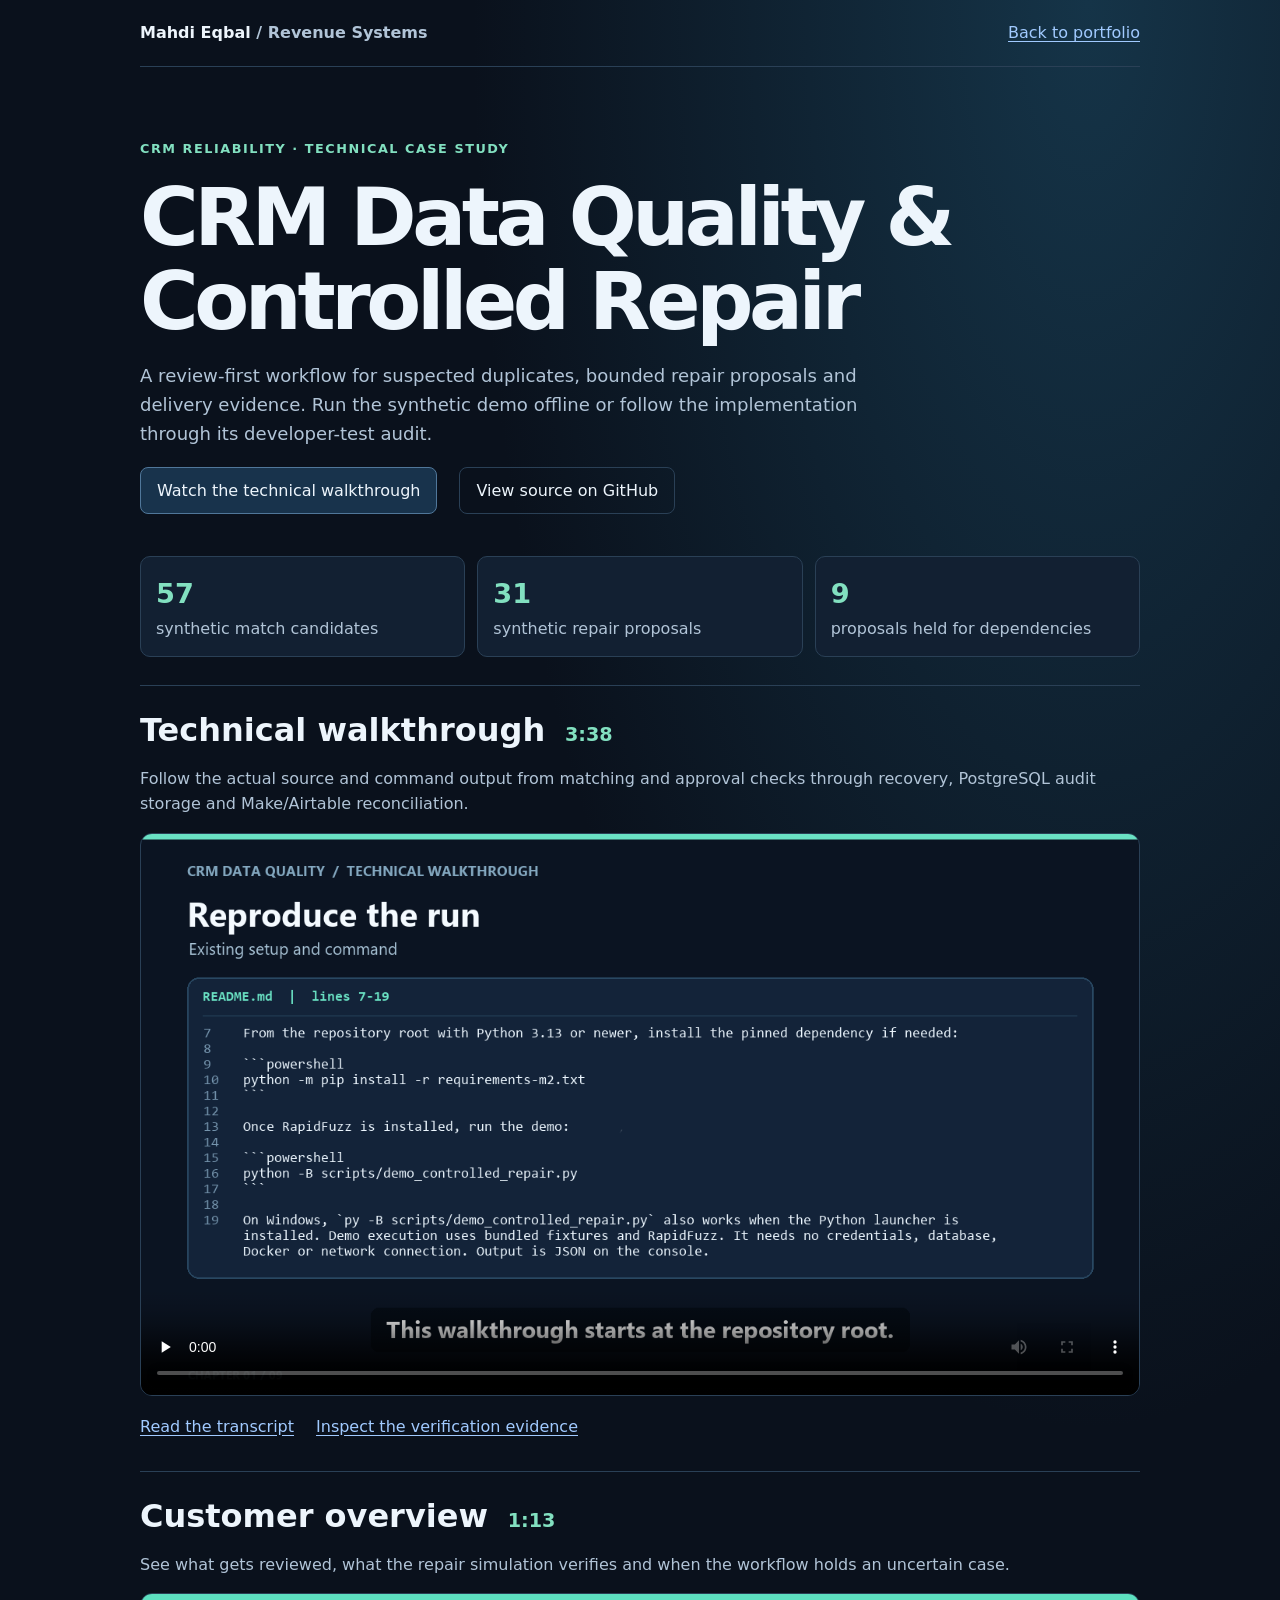
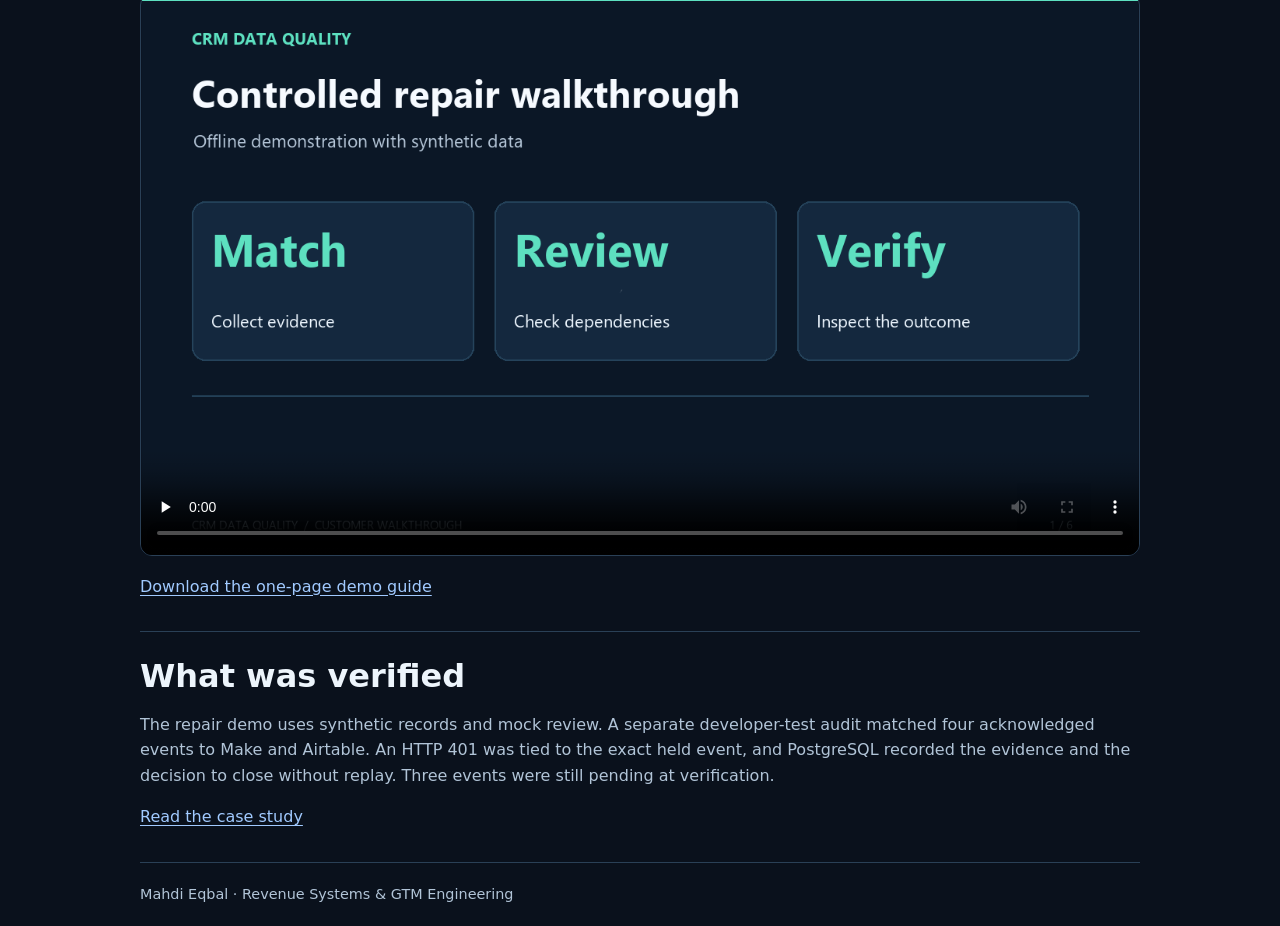
<file: projects/crm-data-quality/index.html>
<!doctype html>
<html lang="en">
<head>
  <meta charset="utf-8">
  <meta name="viewport" content="width=device-width, initial-scale=1">
  <meta name="description" content="CRM data quality, controlled repair and delivery verification with two recorded demos and reproducible technical evidence.">
  <meta name="theme-color" content="#0a111c">
  <title>CRM Data Quality &amp; Controlled Repair | Mahdi Eqbal</title>
  <link rel="icon" href="../../favicon.svg">
  <link rel="stylesheet" href="project.css">
</head>
<body>
  <header class="wrap nav">
    <a href="../../">Mahdi Eqbal <span> / Revenue Systems</span></a>
    <a href="../../">Back to portfolio</a>
  </header>
  <main class="wrap">
    <section class="hero">
      <p class="category">CRM reliability · Technical case study</p>
      <h1>CRM Data Quality &amp; Controlled Repair</h1>
      <p class="lead">A review-first workflow for suspected duplicates, bounded repair proposals and delivery evidence. Run the synthetic demo offline or follow the implementation through its developer-test audit.</p>
      <div class="actions">
        <a class="button" href="#technical">Watch the technical walkthrough</a>
        <a class="button secondary" href="https://github.com/mahdi-eqbal/crm-data-quality-controlled-repair">View source on GitHub</a>
      </div>
    </section>
    <section class="metrics" aria-label="Synthetic demo results">
      <div><strong>57</strong><span>synthetic match candidates</span></div>
      <div><strong>31</strong><span>synthetic repair proposals</span></div>
      <div><strong>9</strong><span>proposals held for dependencies</span></div>
    </section>
    <section class="video-section" id="technical">
      <h2>Technical walkthrough <span>3:38</span></h2>
      <p>Follow the actual source and command output from matching and approval checks through recovery, PostgreSQL audit storage and Make/Airtable reconciliation.</p>
      <video controls preload="none" playsinline poster="technical-poster.png" aria-label="Technical walkthrough with English captions">
        <source src="technical-demo.mp4" type="video/mp4">
        <a href="technical-demo.mp4">Download the technical walkthrough</a>
      </video>
      <div class="actions">
        <a href="technical-transcript.txt">Read the transcript</a>
        <a href="https://github.com/mahdi-eqbal/crm-data-quality-controlled-repair/blob/main/docs/31-a11-public-verification.md">Inspect the verification evidence</a>
      </div>
    </section>
    <section class="video-section" id="overview">
      <h2>Customer overview <span>1:13</span></h2>
      <p>See what gets reviewed, what the repair simulation verifies and when the workflow holds an uncertain case.</p>
      <video controls preload="none" playsinline poster="overview-poster.png" aria-label="Customer overview with English captions">
        <source src="customer-overview.mp4" type="video/mp4">
        <a href="customer-overview.mp4">Download the customer overview</a>
      </video>
      <div class="actions"><a href="customer-guide.pdf">Download the one-page demo guide</a></div>
    </section>
    <section class="scope">
      <h2>What was verified</h2>
      <p>The repair demo uses synthetic records and mock review. A separate developer-test audit matched four acknowledged events to Make and Airtable. An HTTP 401 was tied to the exact held event, and PostgreSQL recorded the evidence and the decision to close without replay. Three events were still pending at verification.</p>
      <a href="https://github.com/mahdi-eqbal/crm-data-quality-controlled-repair/blob/main/docs/32-project-01-case-study-draft.md">Read the case study</a>
    </section>
  </main>
  <footer class="wrap footer">Mahdi Eqbal · Revenue Systems &amp; GTM Engineering</footer>
</body>
</html>
</file>
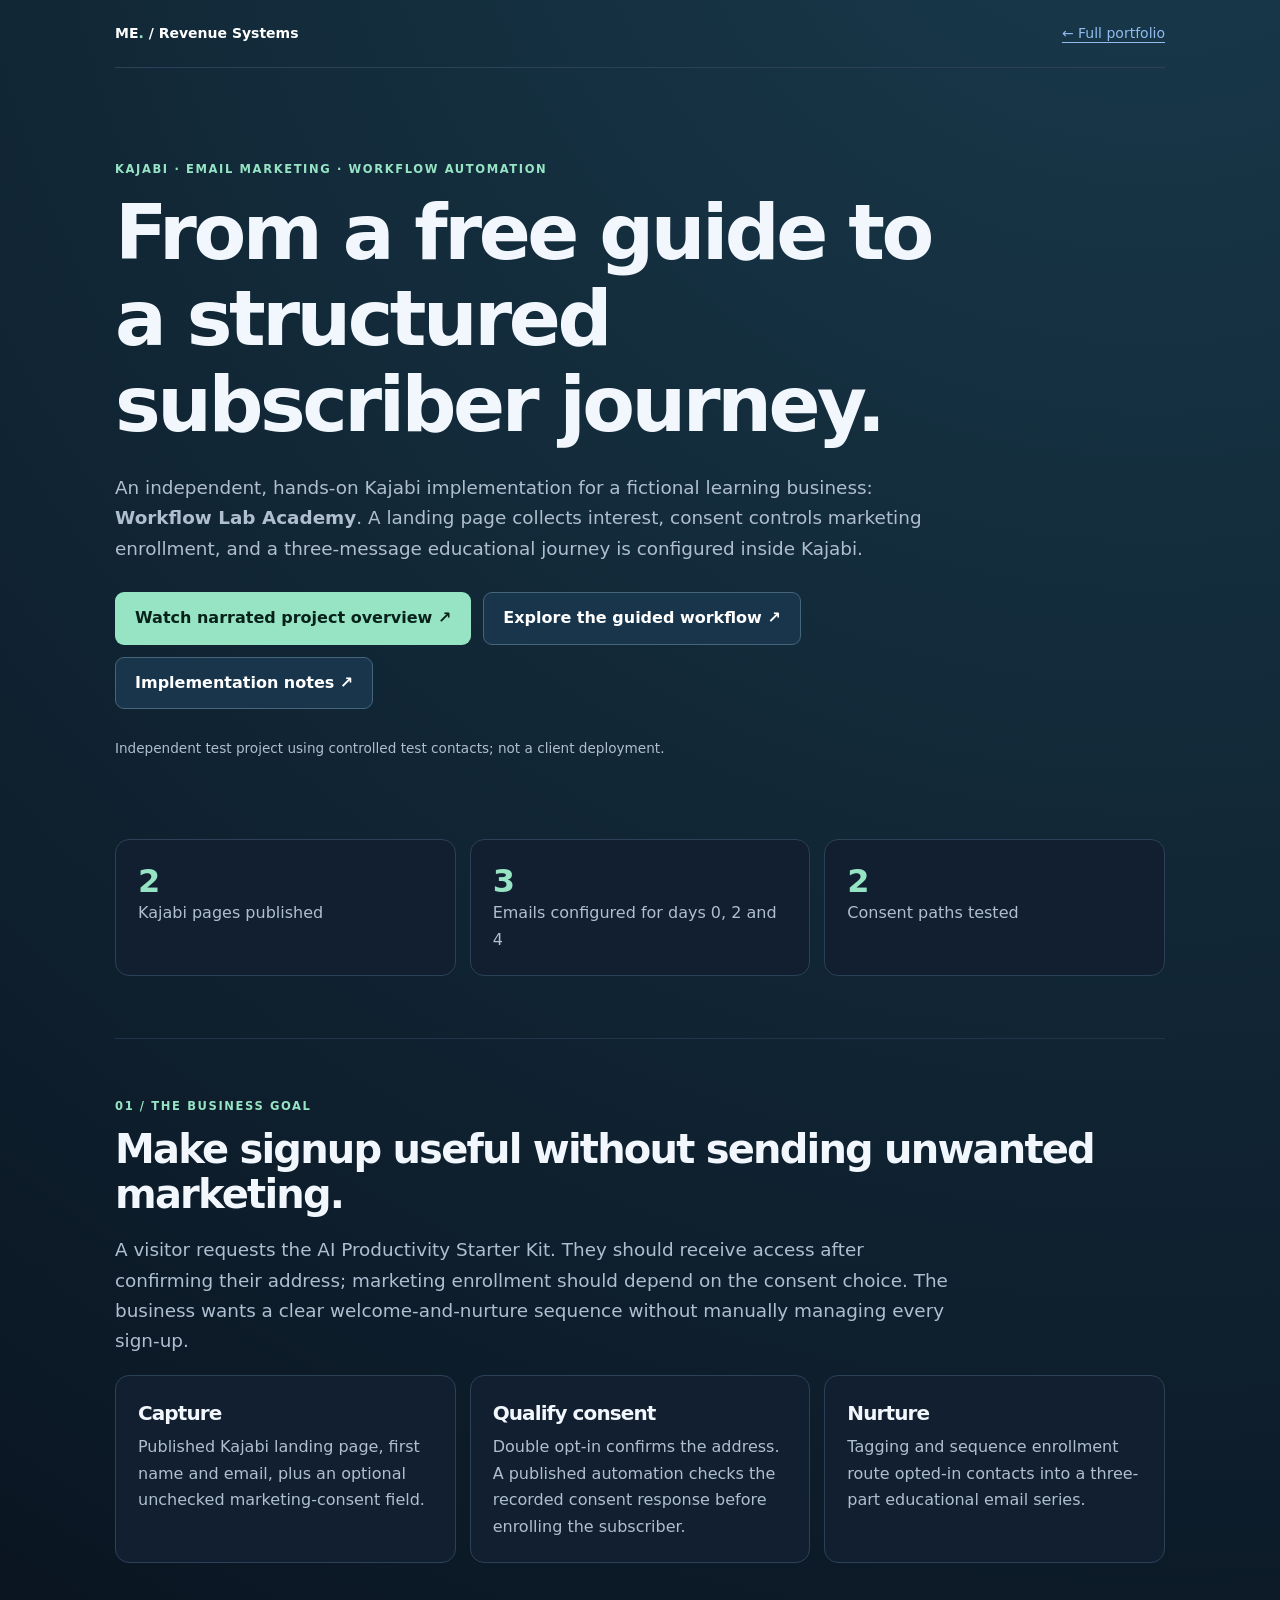
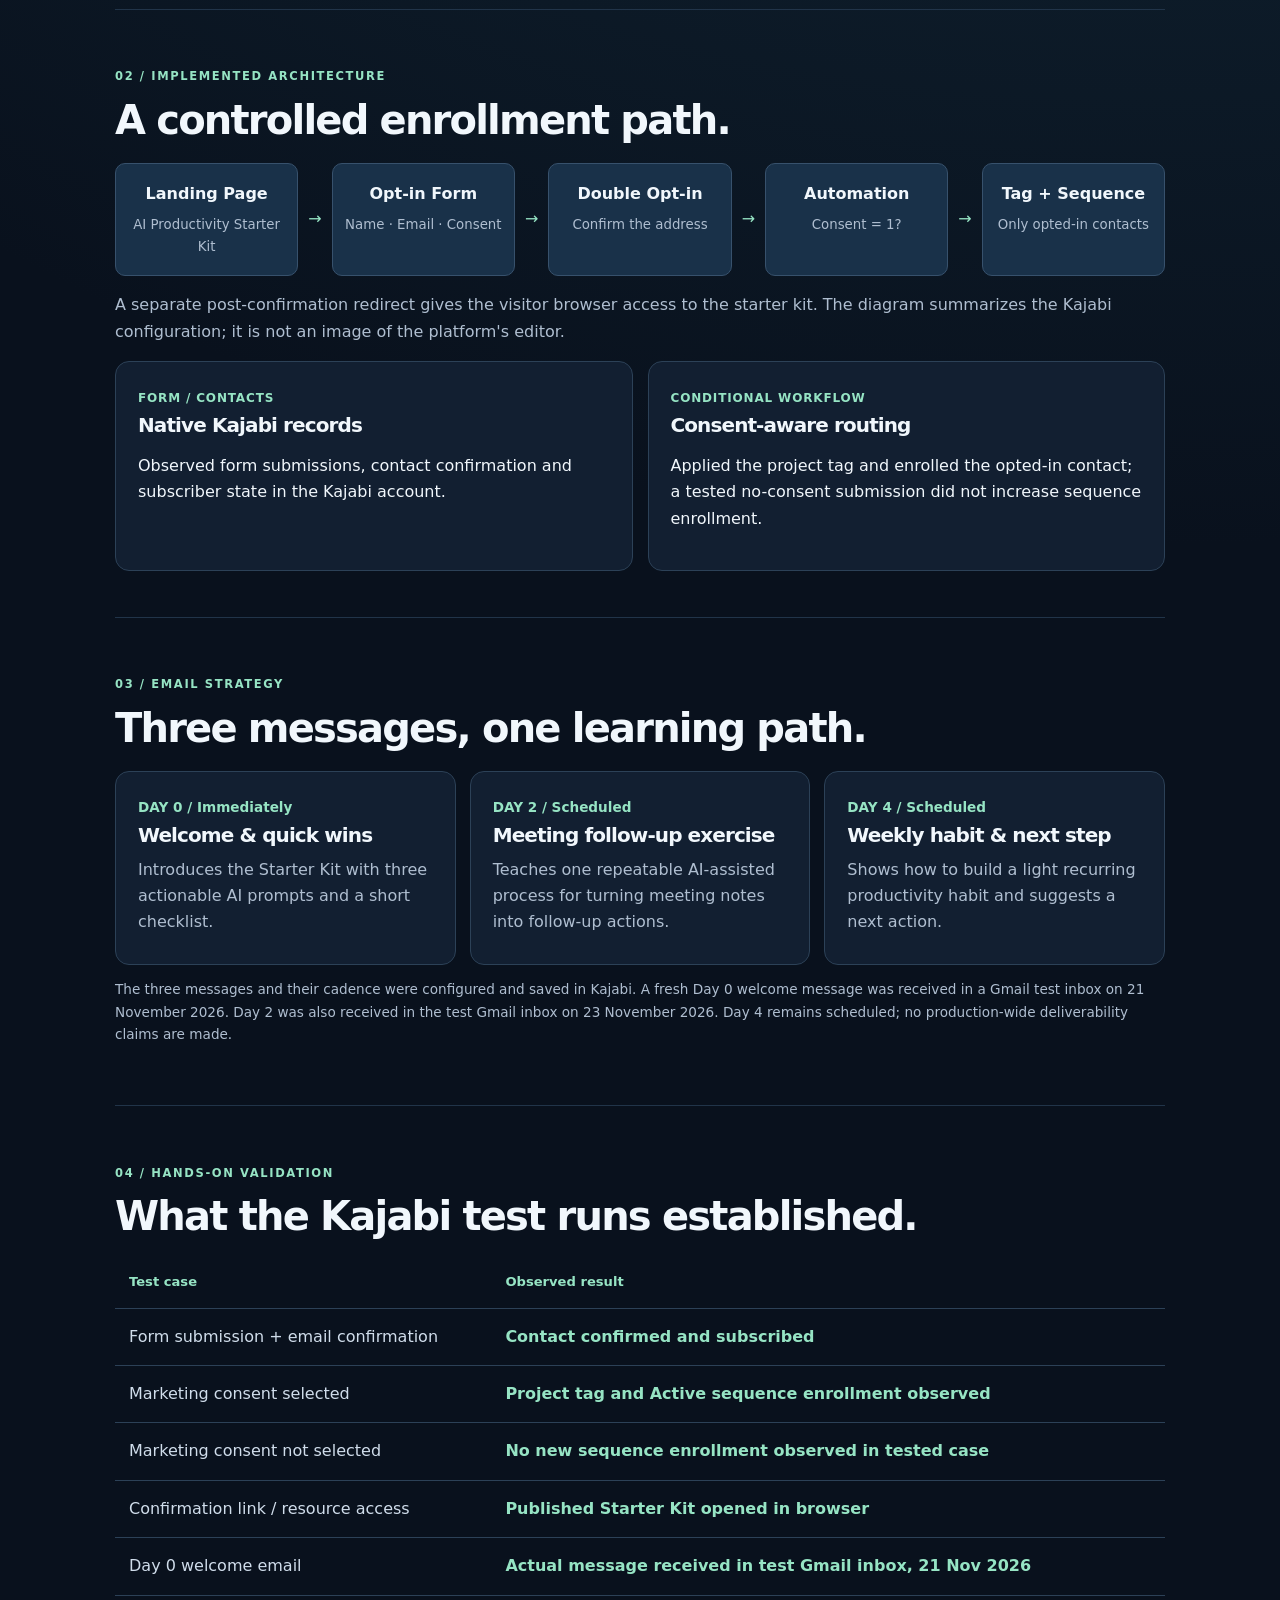
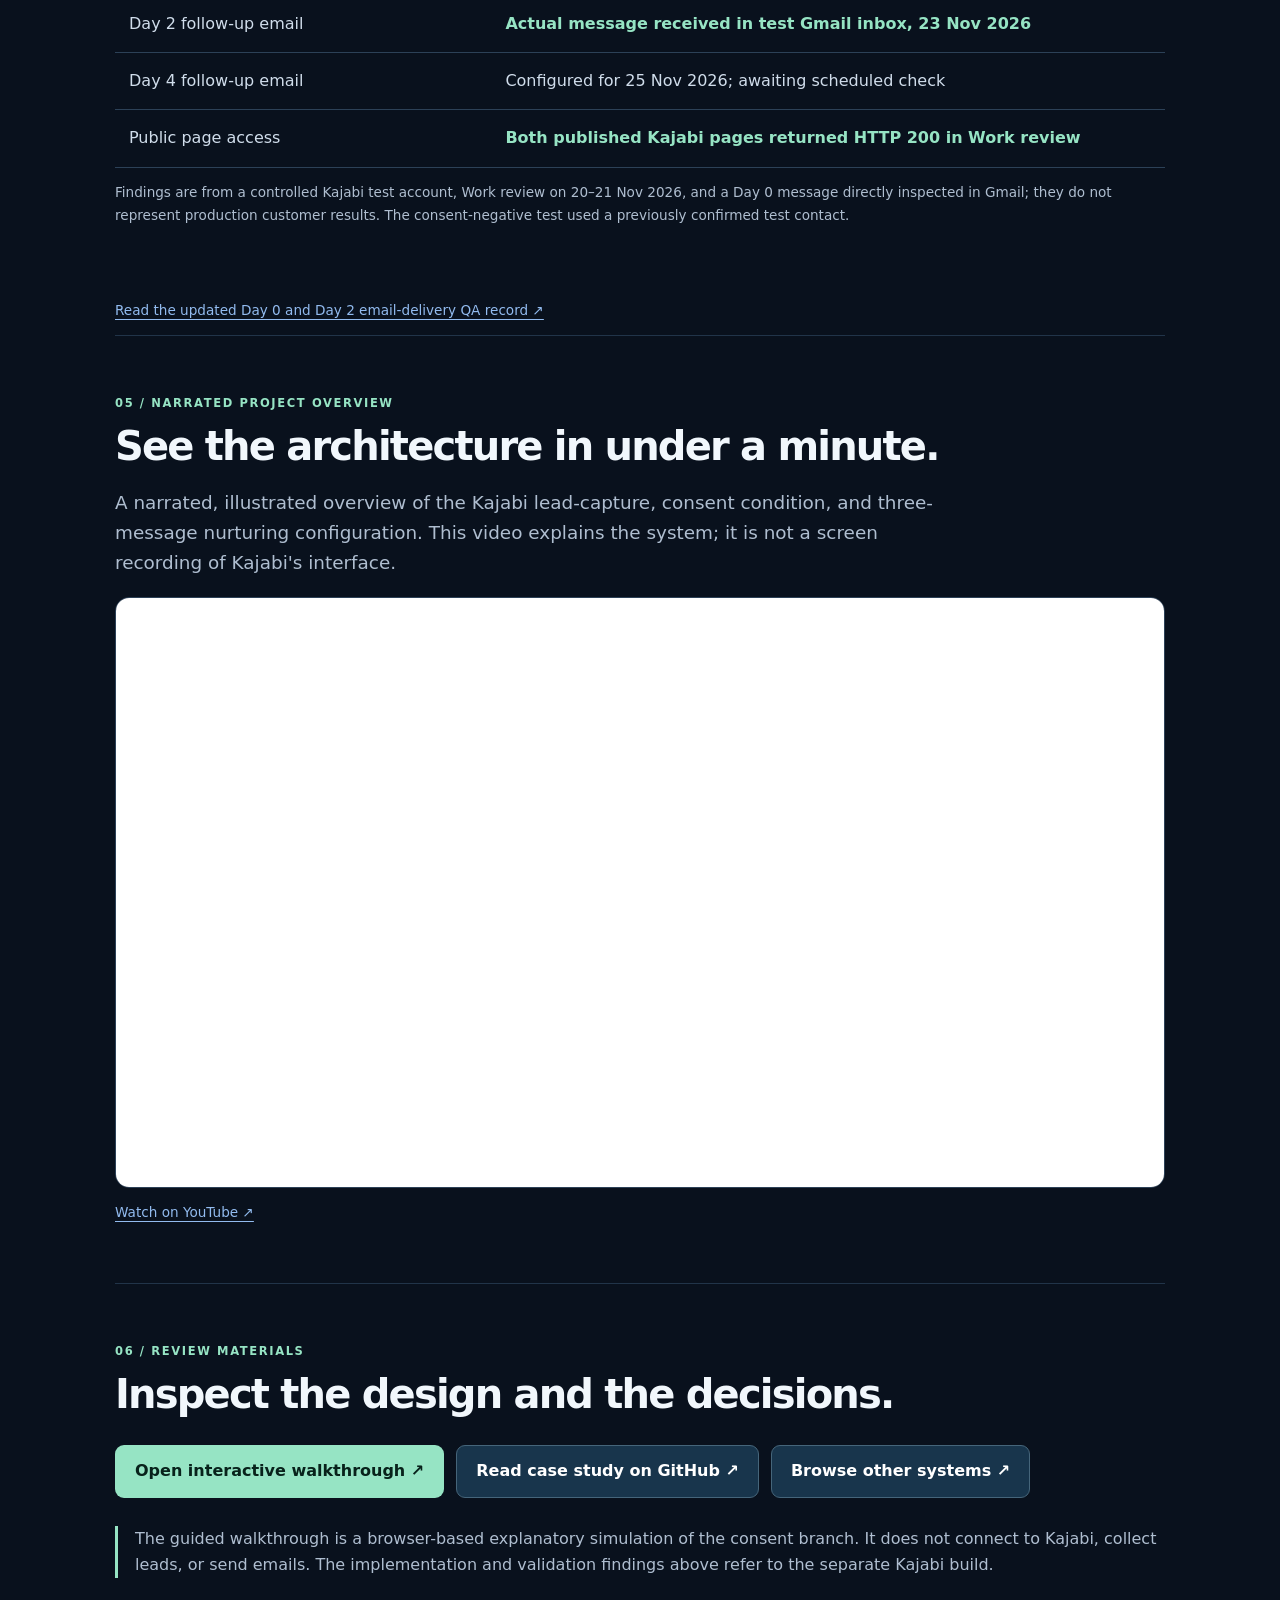
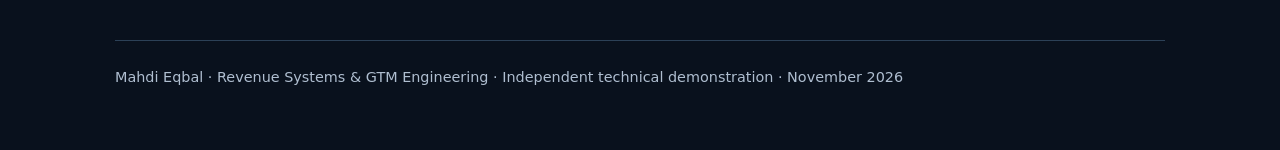
<file: projects/kajabi-email-automation/index.html>
<!doctype html>
<html lang="en"><head><meta charset="utf-8"><meta name="viewport" content="width=device-width, initial-scale=1"><meta name="theme-color" content="#09111d"><meta name="description" content="A Kajabi lead-capture and email-nurturing implementation, including native opt-in, double opt-in, consent-gated automation, tags, and a three-message sequence."><title>Kajabi Lead Capture & Email Nurturing | Mahdi Eqbal</title><link rel="icon" href="../../favicon.svg"><link rel="stylesheet" href="style.css"></head>
<body><header class="wrap nav"><a class="brand" href="../../">ME<span>.</span> / Revenue Systems</a><a href="../../">← Full portfolio</a></header>
<main><div class="wrap"><section class="hero"><p class="kicker">Kajabi · Email Marketing · Workflow Automation</p><h1>From a free guide to a structured subscriber journey.</h1><p class="lead">An independent, hands-on Kajabi implementation for a fictional learning business: <strong>Workflow Lab Academy</strong>. A landing page collects interest, consent controls marketing enrollment, and a three-message educational journey is configured inside Kajabi.</p><div class="btns"><a class="btn primary" href="https://youtu.be/pZIc1UYPD8c" target="_blank" rel="noopener noreferrer">Watch narrated project overview ↗</a><a class="btn" href="demo.html">Explore the guided workflow ↗</a><a class="btn" href="https://github.com/mahdi-eqbal/revenue-systems-gtm-engineering-portfolio/blob/main/projects/kajabi-email-automation/README.md">Implementation notes ↗</a></div><p class="fine">Independent test project using controlled test contacts; not a client deployment.</p></section>
<div class="stats"><div class="stat"><strong>2</strong><span>Kajabi pages published</span></div><div class="stat"><strong>3</strong><span>Emails configured for days 0, 2 and 4</span></div><div class="stat"><strong>2</strong><span>Consent paths tested</span></div></div>
<section class="block" id="problem"><p class="kicker">01 / The business goal</p><h2>Make signup useful without sending unwanted marketing.</h2><p class="lead">A visitor requests the AI Productivity Starter Kit. They should receive access after confirming their address; marketing enrollment should depend on the consent choice. The business wants a clear welcome-and-nurture sequence without manually managing every sign-up.</p><div class="cards"><article class="card"><h3>Capture</h3><p>Published Kajabi landing page, first name and email, plus an optional unchecked marketing-consent field.</p></article><article class="card"><h3>Qualify consent</h3><p>Double opt-in confirms the address. A published automation checks the recorded consent response before enrolling the subscriber.</p></article><article class="card"><h3>Nurture</h3><p>Tagging and sequence enrollment route opted-in contacts into a three-part educational email series.</p></article></div></section>
<section class="block" id="architecture"><p class="kicker">02 / Implemented architecture</p><h2>A controlled enrollment path.</h2><div class="flow" role="img" aria-label="Landing page to Kajabi form, address confirmation, consent condition, contact tagging, and email sequence enrollment"><div class="node"><strong>Landing Page</strong><small>AI Productivity Starter Kit</small></div><span class="arrow">→</span><div class="node"><strong>Opt-in Form</strong><small>Name · Email · Consent</small></div><span class="arrow">→</span><div class="node"><strong>Double Opt-in</strong><small>Confirm the address</small></div><span class="arrow">→</span><div class="node"><strong>Automation</strong><small>Consent = 1?</small></div><span class="arrow">→</span><div class="node"><strong>Tag + Sequence</strong><small>Only opted-in contacts</small></div></div><p class="small">A separate post-confirmation redirect gives the visitor browser access to the starter kit. The diagram summarizes the Kajabi configuration; it is not an image of the platform's editor.</p><div class="features"><div class="feature"><span>FORM / CONTACTS</span><h3>Native Kajabi records</h3><p>Observed form submissions, contact confirmation and subscriber state in the Kajabi account.</p></div><div class="feature"><span>CONDITIONAL WORKFLOW</span><h3>Consent-aware routing</h3><p>Applied the project tag and enrolled the opted-in contact; a tested no-consent submission did not increase sequence enrollment.</p></div></div></section>
<section class="block" id="sequence"><p class="kicker">03 / Email strategy</p><h2>Three messages, one learning path.</h2><div class="timeline"><article class="step"><b>DAY 0 / Immediately</b><h3>Welcome & quick wins</h3><p>Introduces the Starter Kit with three actionable AI prompts and a short checklist.</p></article><article class="step"><b>DAY 2 / Scheduled</b><h3>Meeting follow-up exercise</h3><p>Teaches one repeatable AI-assisted process for turning meeting notes into follow-up actions.</p></article><article class="step"><b>DAY 4 / Scheduled</b><h3>Weekly habit & next step</h3><p>Shows how to build a light recurring productivity habit and suggests a next action.</p></article></div><p class="fine">The three messages and their cadence were configured and saved in Kajabi. A fresh Day 0 welcome message was received in a Gmail test inbox on 21 November 2026. Day 2 was also received in the test Gmail inbox on 23 November 2026. Day 4 remains scheduled; no production-wide deliverability claims are made.</p></section>
<section class="block" id="validation"><p class="kicker">04 / Hands-on validation</p><h2>What the Kajabi test runs established.</h2><div class="tablewrap"><table><thead><tr><th>Test case</th><th>Observed result</th></tr></thead><tbody><tr><td>Form submission + email confirmation</td><td class="pass">Contact confirmed and subscribed</td></tr><tr><td>Marketing consent selected</td><td class="pass">Project tag and Active sequence enrollment observed</td></tr><tr><td>Marketing consent not selected</td><td class="pass">No new sequence enrollment observed in tested case</td></tr><tr><td>Confirmation link / resource access</td><td class="pass">Published Starter Kit opened in browser</td></tr><tr><td>Day 0 welcome email</td><td class="pass">Actual message received in test Gmail inbox, 21 Nov 2026</td></tr><tr><td>Day 2 follow-up email</td><td class="pass">Actual message received in test Gmail inbox, 23 Nov 2026</td></tr><tr><td>Day 4 follow-up email</td><td>Configured for 25 Nov 2026; awaiting scheduled check</td></tr><tr><td>Public page access</td><td class="pass">Both published Kajabi pages returned HTTP 200 in Work review</td></tr></tbody></table></div><p class="fine">Findings are from a controlled Kajabi test account, Work review on 20–21 Nov 2026, and a Day 0 message directly inspected in Gmail; they do not represent production customer results. The consent-negative test used a previously confirmed test contact.</p></section>
<p class="fine"><a href="https://github.com/mahdi-eqbal/revenue-systems-gtm-engineering-portfolio/blob/main/projects/kajabi-email-automation/QA-VERIFICATION.md" target="_blank" rel="noopener noreferrer">Read the updated Day 0 and Day 2 email-delivery QA record ↗</a></p><section class="block" id="video"><p class="kicker">05 / Narrated project overview</p><h2>See the architecture in under a minute.</h2><p class="lead">A narrated, illustrated overview of the Kajabi lead-capture, consent condition, and three-message nurturing configuration. This video explains the system; it is not a screen recording of Kajabi's interface.</p><div style="width:100%;aspect-ratio:16/9;background:#0b1725;border:1px solid #2c4157;border-radius:14px;overflow:hidden"><iframe title="Kajabi Lead Capture and Email Automation — illustrated narrated overview" src="https://www.youtube-nocookie.com/embed/pZIc1UYPD8c" loading="lazy" allow="accelerometer; autoplay; encrypted-media; gyroscope; picture-in-picture; web-share" allowfullscreen referrerpolicy="strict-origin-when-cross-origin" style="width:100%;height:100%;border:0"></iframe></div><p class="fine"><a href="https://youtu.be/pZIc1UYPD8c" target="_blank" rel="noopener noreferrer">Watch on YouTube ↗</a></p></section>
<section class="block" id="review"><p class="kicker">06 / Review materials</p><h2>Inspect the design and the decisions.</h2><div class="btns"><a class="btn primary" href="demo.html">Open interactive walkthrough ↗</a><a class="btn" href="https://github.com/mahdi-eqbal/revenue-systems-gtm-engineering-portfolio/tree/main/projects/kajabi-email-automation">Read case study on GitHub ↗</a><a class="btn" href="../../">Browse other systems ↗</a></div><p class="aside">The guided walkthrough is a browser-based explanatory simulation of the consent branch. It does not connect to Kajabi, collect leads, or send emails. The implementation and validation findings above refer to the separate Kajabi build.</p></section></div></main><footer class="wrap footer">Mahdi Eqbal · Revenue Systems & GTM Engineering · Independent technical demonstration · November 2026</footer></body></html>
</file>
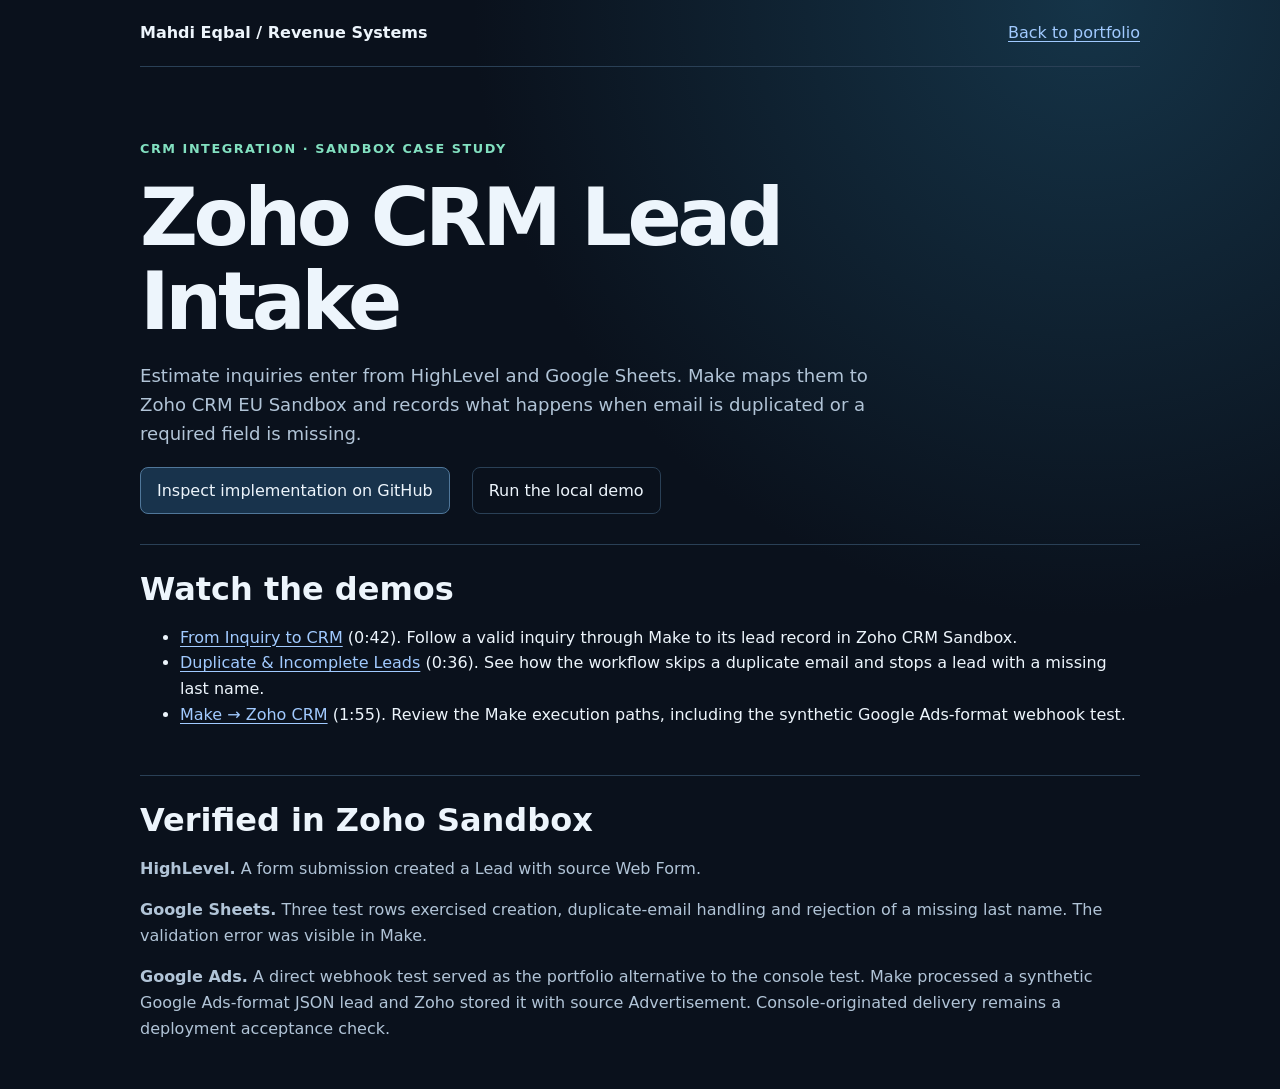
<file: projects/zoho-crm-integration/index.html>
<!doctype html>
<html lang="en">
<head>
  <meta charset="utf-8">
  <meta name="viewport" content="width=device-width, initial-scale=1">
  <meta name="description" content="Technical case study on validated lead intake through Make and Zoho CRM EU Sandbox.">
  <title>Zoho CRM Lead Intake | Mahdi Eqbal</title>
  <link rel="icon" href="../../favicon.svg">
  <link rel="stylesheet" href="../crm-data-quality/project.css">
</head>
<body>
  <header class="wrap nav">
    <a href="../../">Mahdi Eqbal / Revenue Systems</a>
    <a href="../../">Back to portfolio</a>
  </header>
  <main class="wrap">
    <section class="hero">
      <p class="category">CRM integration · Sandbox case study</p>
      <h1>Zoho CRM Lead Intake</h1>
      <p class="lead">Estimate inquiries enter from HighLevel and Google Sheets. Make maps them to Zoho CRM EU Sandbox and records what happens when email is duplicated or a required field is missing.</p>
      <div class="actions">
        <a class="button" href="https://github.com/mahdi-eqbal/revenue-systems-gtm-engineering-portfolio/tree/main/projects/zoho-crm-integration">Inspect implementation on GitHub</a>
        <a class="button secondary" href="https://github.com/mahdi-eqbal/revenue-systems-gtm-engineering-portfolio/blob/main/projects/zoho-crm-integration/demo/DEMO.md">Run the local demo</a>
      </div>
    </section>
    <section id="demos" class="video-section">
      <h2>Watch the demos</h2>
      <ul>
        <li><a href="https://youtu.be/XjhBRj_1-nw">From Inquiry to CRM</a> (0:42). Follow a valid inquiry through Make to its lead record in Zoho CRM Sandbox.</li>
        <li><a href="https://youtu.be/yVkdavs_Cpc">Duplicate &amp; Incomplete Leads</a> (0:36). See how the workflow skips a duplicate email and stops a lead with a missing last name.</li>
        <li><a href="https://youtu.be/CHyGE6ld82c">Make → Zoho CRM</a> (1:55). Review the Make execution paths, including the synthetic Google Ads-format webhook test.</li>
      </ul>
    </section>
    <section class="video-section">
      <h2>Verified in Zoho Sandbox</h2>
      <p><strong>HighLevel.</strong> A form submission created a Lead with source Web Form.</p>
      <p><strong>Google Sheets.</strong> Three test rows exercised creation, duplicate-email handling and rejection of a missing last name. The validation error was visible in Make.</p>
      <p><strong>Google Ads.</strong> A direct webhook test served as the portfolio alternative to the console test. Make processed a synthetic Google Ads-format JSON lead and Zoho stored it with source Advertisement. Console-originated delivery remains a deployment acceptance check.</p>
    </section>
  </main>
</body>
</html>
</file>
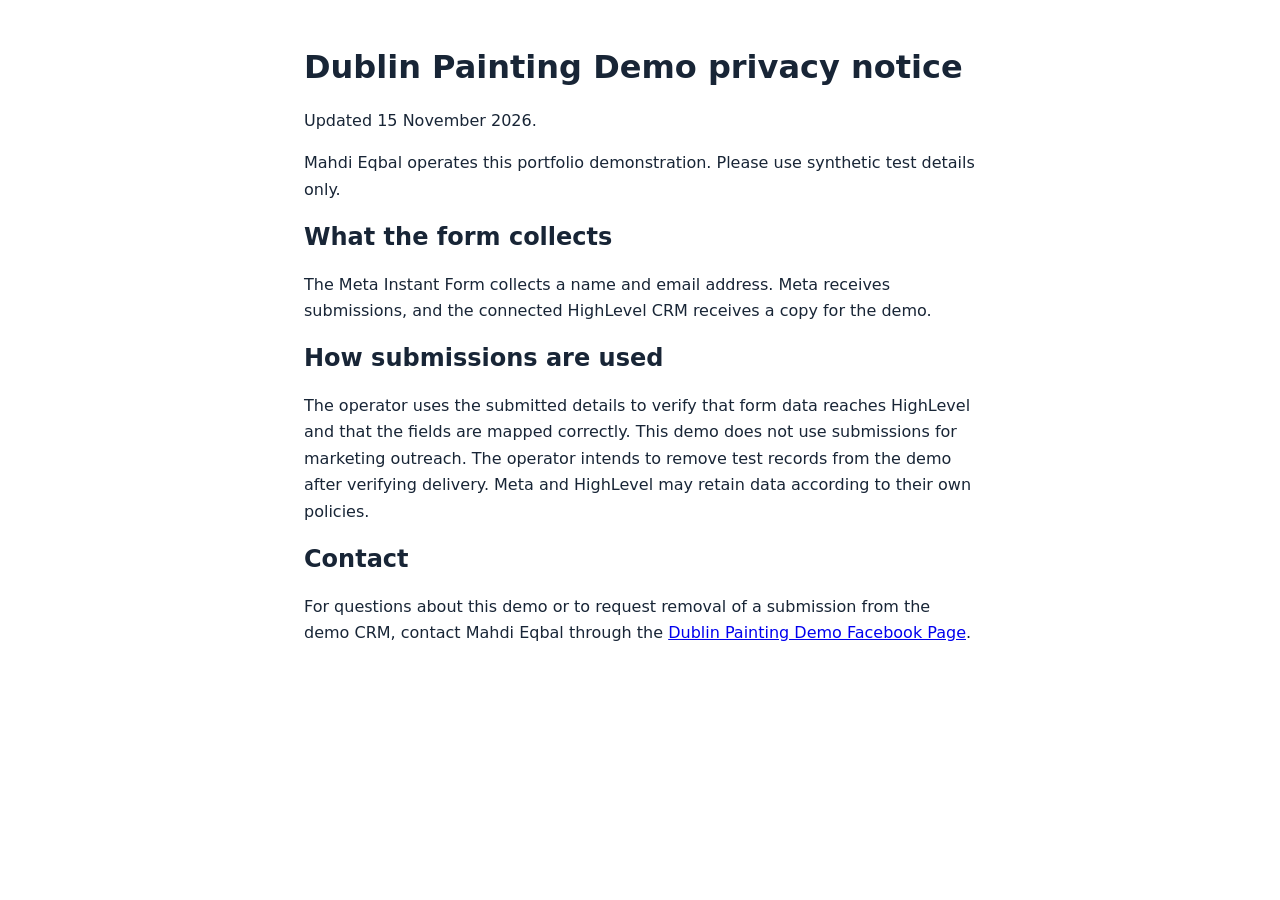
<file: meta-demo-privacy.html>
<!doctype html>
<html lang="en">
<head>
<meta charset="utf-8">
<meta name="viewport" content="width=device-width, initial-scale=1">
<title>Dublin Painting Demo privacy notice</title>
<style>
body { margin: 3rem auto; max-width: 42rem; padding: 0 1.25rem; font: 1rem/1.65 system-ui, sans-serif; color: #182536; }
h1, h2 { line-height: 1.2; }
</style>
</head>
<body>
<main>
<h1>Dublin Painting Demo privacy notice</h1>
<p>Updated 15 November 2026.</p>
<p>Mahdi Eqbal operates this portfolio demonstration. Please use synthetic test details only.</p>
<h2>What the form collects</h2>
<p>The Meta Instant Form collects a name and email address. Meta receives submissions, and the connected HighLevel CRM receives a copy for the demo.</p>
<h2>How submissions are used</h2>
<p>The operator uses the submitted details to verify that form data reaches HighLevel and that the fields are mapped correctly. This demo does not use submissions for marketing outreach. The operator intends to remove test records from the demo after verifying delivery. Meta and HighLevel may retain data according to their own policies.</p>
<h2>Contact</h2>
<p>For questions about this demo or to request removal of a submission from the demo CRM, contact Mahdi Eqbal through the <a href="https://www.facebook.com/1472151525983180">Dublin Painting Demo Facebook Page</a>.</p>
</main>
</body>
</html>
</file>
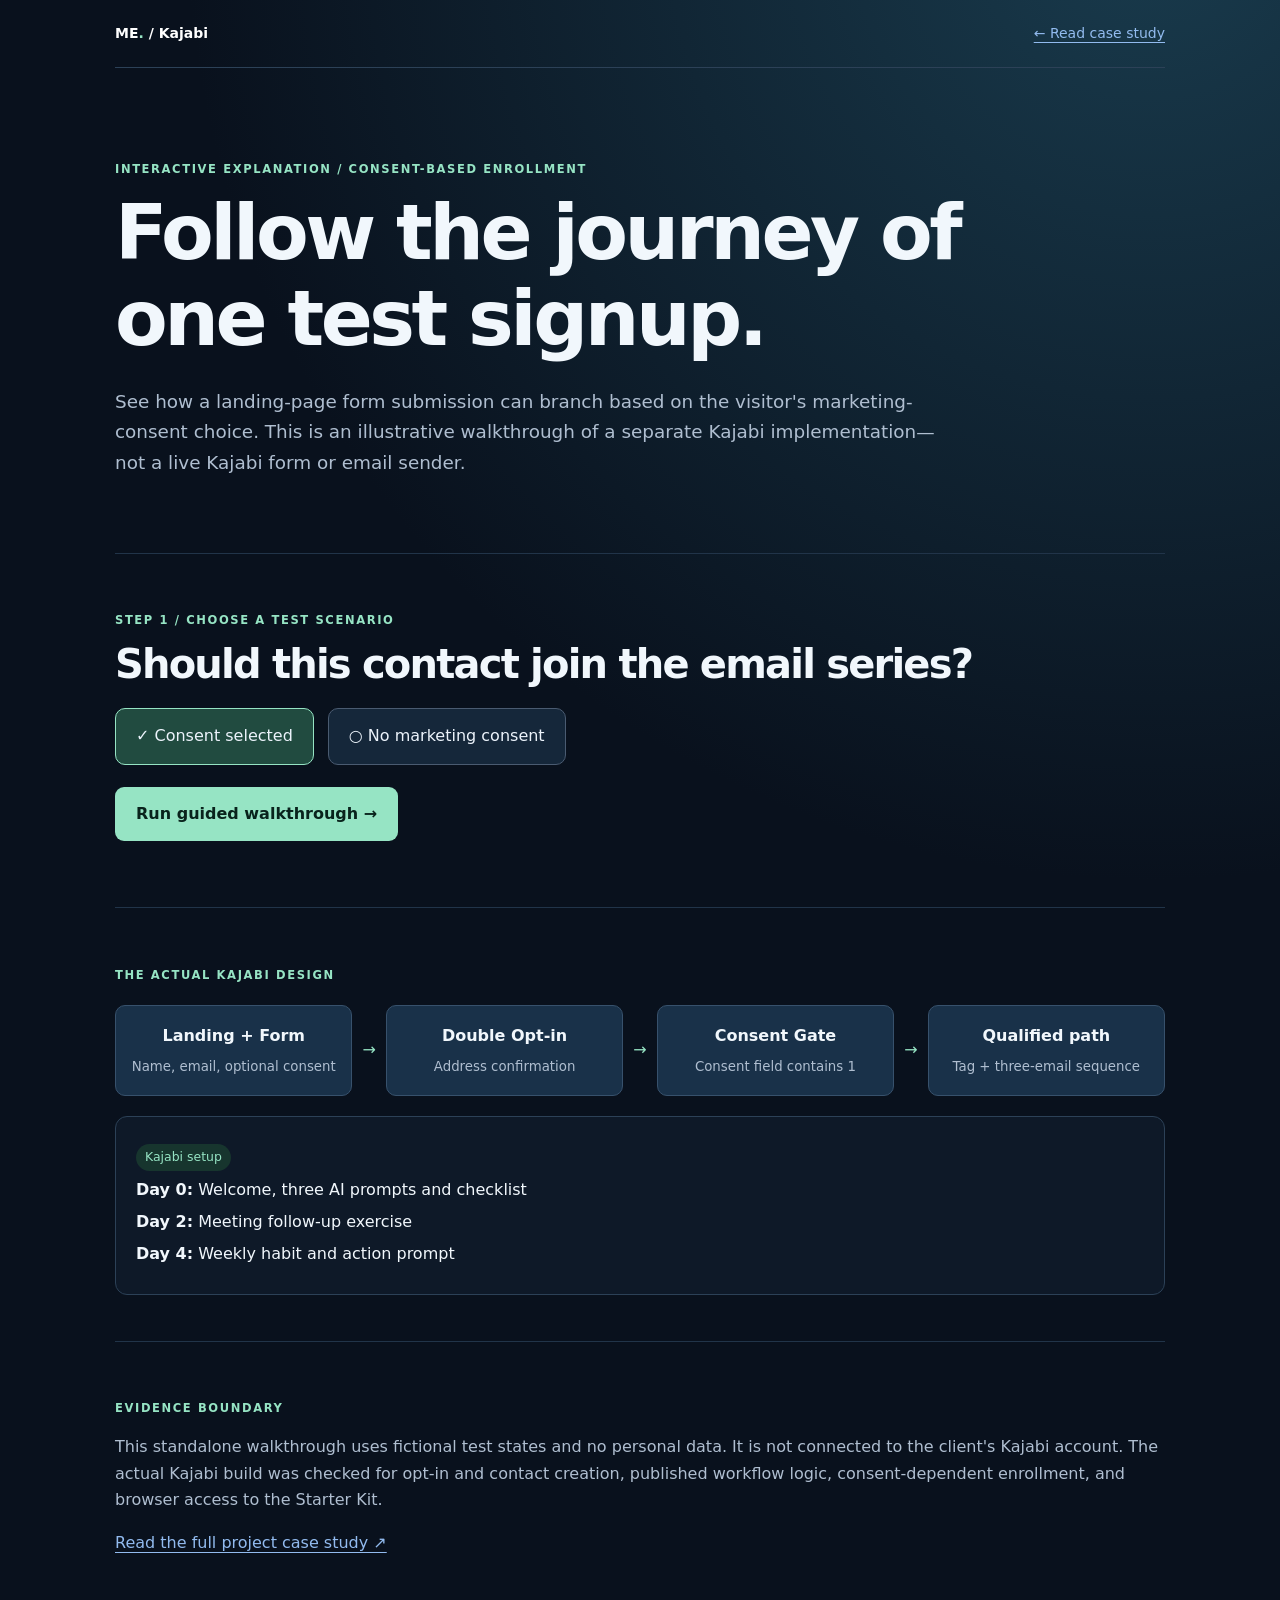
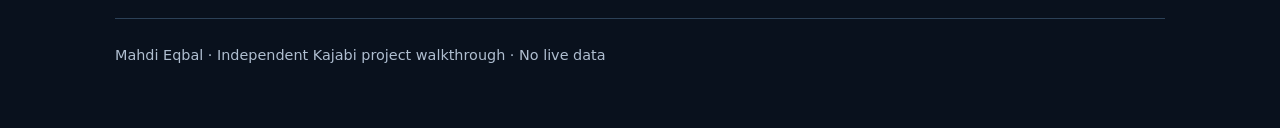
<file: projects/kajabi-email-automation/demo.html>
<!doctype html>
<html lang="en"><head><meta charset="utf-8"><meta name="viewport" content="width=device-width, initial-scale=1"><meta name="theme-color" content="#09111d"><title>Kajabi Enrollment — Guided Walkthrough</title><link rel="icon" href="../../favicon.svg"><link rel="stylesheet" href="style.css"></head><body>
<header class="wrap nav"><a class="brand" href="index.html">ME<span>.</span> / Kajabi</a><a href="index.html">← Read case study</a></header>
<main class="wrap"><section class="hero"><p class="kicker">Interactive explanation / consent-based enrollment</p><h1>Follow the journey of one test signup.</h1><p class="lead">See how a landing-page form submission can branch based on the visitor's marketing-consent choice. This is an illustrative walkthrough of a separate Kajabi implementation—not a live Kajabi form or email sender.</p></section>
<section class="block"><p class="kicker">Step 1 / Choose a test scenario</p><h2>Should this contact join the email series?</h2><div class="choices" role="group" aria-label="Consent scenario"><button class="choice" id="yes" aria-pressed="true" type="button">✓ Consent selected</button><button class="choice" id="no" aria-pressed="false" type="button">○ No marketing consent</button></div><button class="run" type="button" id="run">Run guided walkthrough →</button><div class="flowlog" id="log" aria-live="polite"></div></section>
<section class="block"><p class="kicker">The actual Kajabi design</p><div class="flow"><div class="node"><strong>Landing + Form</strong><small>Name, email, optional consent</small></div><span class="arrow">→</span><div class="node"><strong>Double Opt-in</strong><small>Address confirmation</small></div><span class="arrow">→</span><div class="node"><strong>Consent Gate</strong><small>Consent field contains 1</small></div><span class="arrow">→</span><div class="node"><strong>Qualified path</strong><small>Tag + three-email sequence</small></div></div><div class="detail"><p><span class="tag">Kajabi setup</span></p><p><strong>Day 0:</strong> Welcome, three AI prompts and checklist</p><p><strong>Day 2:</strong> Meeting follow-up exercise</p><p><strong>Day 4:</strong> Weekly habit and action prompt</p></div></section><section class="block"><p class="kicker">Evidence boundary</p><p class="small">This standalone walkthrough uses fictional test states and no personal data. It is not connected to the client's Kajabi account. The actual Kajabi build was checked for opt-in and contact creation, published workflow logic, consent-dependent enrollment, and browser access to the Starter Kit.</p><p><a href="index.html">Read the full project case study ↗</a></p></section></main><footer class="wrap footer">Mahdi Eqbal · Independent Kajabi project walkthrough · No live data</footer>
<script>
(()=>{let consent=true;const yes=document.getElementById('yes'),no=document.getElementById('no'),log=document.getElementById('log');function choose(v){consent=v;yes.setAttribute('aria-pressed',String(v));no.setAttribute('aria-pressed',String(!v));log.textContent='';}yes.addEventListener('click',()=>choose(true));no.addEventListener('click',()=>choose(false));document.getElementById('run').addEventListener('click',()=>{const steps=['01 / Fictional lead submits native Kajabi-style form.','02 / Address confirmation enables access to the Starter Kit.','03 / Published automation evaluates the recorded consent response.',consent?'04 / Consent = 1 → apply WLA - AI Starter Kit Lead tag.':'04 / No consent → do not apply marketing-enrollment actions.',consent?'05 / Enroll in the three-message Day 0 / Day 2 / Day 4 sequence.':'05 / Do not enroll in the marketing email sequence.','This is an illustrated walkthrough, not a live integration execution.'];log.innerHTML='';steps.forEach((s,i)=>{const row=document.createElement('div');row.className='event'+(!consent&&i>=3?' declined':'');row.textContent=s;log.append(row);});});})();
</script></body></html>
</file>
<file: styles.css>
:root{--bg:#0a111c;--deep:#08101a;--panel:#101c2b;--panel2:#152334;--stroke:#304054;--stroke-soft:#223247;--ink:#f3f7fb;--muted:#aebccd;--dim:#7e92a9;--accent:#a8e5c5;--blue:#83b6e9;--amber:#edc29b;--violet:#c4b1ff;--wrap:1160px}
*{box-sizing:border-box}html{scroll-behavior:smooth;scroll-padding-top:88px}body{margin:0;background:var(--bg);color:var(--ink);font:16px/1.65 'DM Sans',system-ui,sans-serif;-webkit-font-smoothing:antialiased}a{color:inherit}button{font:inherit}button,a{-webkit-tap-highlight-color:transparent}a:focus-visible,button:focus-visible{outline:2px solid var(--accent);outline-offset:4px}::selection{background:var(--accent);color:var(--deep)}.wrap{width:min(var(--wrap),calc(100% - 48px));margin:auto}.skip{position:fixed;z-index:99;top:-80px;left:16px;background:white;color:#0a111c;padding:9px 14px}.skip:focus{top:12px}.header{position:sticky;z-index:90;top:0;background:#0a111ce8;border-bottom:1px solid var(--stroke-soft);backdrop-filter:blur(18px)}.nav{height:81px;display:flex;align-items:center;justify-content:space-between;gap:28px}.wordmark{display:flex;align-items:center;gap:13px;text-decoration:none}.monogram{font:700 19px 'Space Grotesk',sans-serif;letter-spacing:-.09em;display:grid;place-items:center;width:44px;height:44px;border:1px solid #3c5b60;border-radius:12px;background:#16332f;color:var(--accent)}.monogram .dot{color:#fff}.wordmark-name{display:flex;flex-direction:column;font:600 15px/1.32 'Space Grotesk',sans-serif}.wordmark small{font:400 11px/1.6 'DM Sans',sans-serif;color:var(--dim)}.nav-list{display:flex;align-items:center;gap:27px}.nav-list a{font-size:13px;font-weight:600;text-decoration:none;color:#b6c5d5;transition:color .2s}.nav-list a:hover{color:#fff}.nav-list .nav-contact{color:var(--accent);border:1px solid #436456;padding:9px 16px;border-radius:8px}.nav-toggle{display:none}.hero{display:grid;grid-template-columns:1.08fr .92fr;gap:76px;align-items:center;padding:120px 0 122px;min-height:690px}.overline{display:flex;align-items:center;gap:11px;margin:0 0 22px;color:var(--accent);font:700 11px 'DM Sans',sans-serif;letter-spacing:.19em}.pulse{width:7px;height:7px;border-radius:50%;background:var(--accent);box-shadow:0 0 0 5px #a8e5c519}.hero h1,h2,.contact-inner h2{font-family:'Space Grotesk',sans-serif;letter-spacing:-.064em}.hero h1{font-weight:600;font-size:clamp(48px,5.2vw,76px);line-height:1.08;margin:0 0 27px;max-width:700px}.light-word{color:var(--accent)}.hero-summary{font-size:17px;color:var(--muted);max-width:565px;line-height:1.8;margin:0 0 32px}.actions{display:flex;gap:13px;align-items:center;flex-wrap:wrap}.btn{display:inline-flex;align-items:center;justify-content:space-between;gap:24px;border-radius:9px;text-decoration:none;padding:13px 20px;font-size:13px;font-weight:700;min-height:48px;transition:transform .2s,background .2s}.btn:hover{transform:translateY(-2px)}.btn.primary{color:#0b2219;background:var(--accent)}.btn.primary:hover{background:#c0f4d9}.btn.quiet{background:transparent;border:1px solid var(--stroke);color:var(--ink)}.btn.quiet:hover{background:#162437}.tool-line{display:flex;gap:13px 17px;flex-wrap:wrap;margin-top:48px;align-items:center}.tool-line span{font-size:12px;color:#aebed1}.tool-line span:first-child{font-size:10px;letter-spacing:.13em;color:var(--dim);margin-right:6px}.flow-art{position:relative;background:linear-gradient(150deg,#112337 0%,#0f1b29 75%);padding:24px 27px 26px;border:1px solid #355167;border-radius:18px;box-shadow:0 30px 90px #0005}.diagram-caption{display:flex;justify-content:space-between;gap:8px;color:#8fa8bc;font-size:9px;letter-spacing:.14em;font-weight:700;margin-bottom:30px}.status-dot{color:var(--accent)}.flow-card{background:#16283b;border:1px solid #3a5166;border-radius:9px;padding:18px 21px;display:flex;flex-direction:column;gap:1px;min-height:112px}.flow-card.selected{background:#19322e;border-color:#538a76}.step-num{color:#7da3be;font:700 10px 'DM Sans',sans-serif;letter-spacing:.12em}.selected .step-num{color:#a8e5c5}.flow-card strong{font:600 20px 'Space Grotesk',sans-serif;letter-spacing:-.03em}.flow-card small{color:#9baebf;font-size:12px}.flow-connector{display:flex;justify-content:center;position:relative;height:45px}.flow-connector>span{width:1px;height:100%;background:#56767d}.flow-connector em{position:absolute;left:55%;top:14px;background:#0f1b29;color:#779ba7;font-size:10px;padding:0 7px;letter-spacing:.04em}.flow-foot{display:flex;justify-content:space-between;margin-top:22px;font-size:11px;color:#afc9bd}.flow-foot .signal{font-size:15px;color:var(--accent)}.proof-bar{border-block:1px solid var(--stroke-soft);background:#0e1a29}.proof-inner{display:grid;grid-template-columns:1fr 1.3fr 1fr;gap:30px;padding:29px 0}.proof-inner>div{display:flex;align-items:center;gap:18px}.proof-inner>div+div{border-left:1px solid #354658;padding-left:40px}.proof-inner strong{font:600 24px 'Space Grotesk',sans-serif;letter-spacing:-.05em;color:#e3f5ea;white-space:nowrap}.proof-inner span{font-size:12px;color:var(--muted);line-height:1.35}.section{padding-block:116px}.section-alt{background:#0e1a29;border-block:1px solid #192f42}.section-intro{display:flex;align-items:end;justify-content:space-between;gap:55px;margin-bottom:48px}.section-intro>div{max-width:700px}.section-intro h2,.approach h2{font-size:clamp(34px,4vw,55px);line-height:1.16;font-weight:600;margin:0}.section-intro h2 span,.approach h2 span{color:#91a7bb}.section-intro>p{max-width:333px;flex:0 0 31%;color:var(--muted);font-size:14px;line-height:1.8;margin:0}.projects{display:grid;grid-template-columns:repeat(3,minmax(0,1fr));gap:15px}.project{border:1px solid #35465a;background:#111f30;border-radius:14px;padding:27px 26px;display:flex;flex-direction:column;min-height:510px;transition:transform .2s,border-color .2s}.project:hover{transform:translateY(-4px);border-color:#648796}.project-header{display:flex;justify-content:space-between;align-items:center;font-size:10px;letter-spacing:.11em;text-transform:uppercase;font-weight:700;color:#9db2c7}.project .project-num{display:grid;place-items:center;border:1px solid #547a91;color:#9dc8e4;border-radius:7px;width:39px;height:34px;font:600 14px 'Space Grotesk',sans-serif;letter-spacing:0}.project.amber .project-num{color:var(--amber);border-color:#896f5a}.project.violet .project-num{color:var(--violet);border-color:#706487}.project h3{font:600 25px/1.23 'Space Grotesk',sans-serif;letter-spacing:-.048em;margin:34px 0 13px}.project>p{color:#b1c0cf;font-size:13.3px;margin:0 0 20px}.project ul{padding:0;margin:0 0 28px;list-style:none}.project li{border-top:1px solid #283e51;padding:9px 0;color:#acbfcf;font-size:12px}.project li:before{content:'↳';color:var(--accent);margin-right:8px}.chips{display:flex;flex-wrap:wrap;gap:6px;margin-top:auto;margin-bottom:23px}.chip{color:#b8cada;background:#203448;font-size:10px;padding:5px 8px;border-radius:5px}.project-actions{display:flex;gap:19px;padding-top:17px;border-top:1px solid #35495b;flex-wrap:wrap}.project-actions a{font-size:12px;text-decoration:none;color:var(--accent);font-weight:700}.project-actions a:hover{text-decoration:underline}.small-context{color:var(--dim);font-size:12px;margin:25px 0 0}.video-grid{display:grid;grid-template-columns:1.5fr 1fr;gap:17px}.video-card{background:#142338;border:1px solid #344a5d;border-radius:14px;overflow:hidden}.video-card a{text-decoration:none}.video-media{position:relative;aspect-ratio:16/9;background:linear-gradient(145deg,#213a4d,#0a1829);display:block;overflow:hidden}.video-media img{width:100%;height:100%;object-fit:cover;opacity:.82;transition:transform .35s,opacity .35s}.video-card:hover .video-media img{transform:scale(1.025);opacity:1}.play{display:grid;place-items:center;position:absolute;left:50%;top:50%;transform:translate(-50%,-50%);width:64px;height:64px;border-radius:50%;background:var(--accent);color:#123327;font-size:23px;box-shadow:0 5px 28px #0009}.video-body{padding:25px 28px 31px}.video-top{display:flex;justify-content:space-between;gap:6px;color:var(--accent);font-size:11px;text-transform:uppercase;letter-spacing:.07em}.video-body h3{font:600 24px/1.23 'Space Grotesk',sans-serif;letter-spacing:-.04em;margin:16px 0 9px}.video-body p{margin:0;color:var(--muted);font-size:13px;max-width:550px}.video-body .watch{color:var(--accent);font-size:12px;font-weight:700;margin-top:18px;display:inline-block}.slice-grid,.post-grid{display:grid;grid-template-columns:repeat(3,1fr);gap:15px}.slice,.post-card{border-top:1px solid #4b6376;padding:26px 3px 14px;min-height:285px;display:flex;flex-direction:column}.slice .type,.post-card .type{font-size:10px;text-transform:uppercase;letter-spacing:.14em;font-weight:700;color:var(--accent)}.slice h3,.post-card h3{font:600 23px/1.22 'Space Grotesk',sans-serif;letter-spacing:-.04em;margin:16px 0 11px}.slice p,.post-card p{font-size:13px;color:var(--muted);margin:0 0 19px}.slice footer,.post-card footer{margin-top:auto;display:flex;justify-content:space-between;gap:14px;align-items:center}.slice footer span,.post-card footer span{font-size:11px;color:#8ea5b9}.slice footer a,.post-card footer a,.more-note a,.inline-link{color:var(--accent);text-decoration:none;font-weight:700;font-size:12px}.slice footer a:hover,.post-card footer a:hover,.more-note a:hover,.inline-link:hover{text-decoration:underline}.future-note{display:flex;align-items:center;gap:20px;margin-top:29px;padding:22px 25px;background:#101f2d;border:1px dashed #48606f;border-radius:11px}.future-icon{color:var(--accent);font-size:32px}.future-note strong{font-size:13px}.future-note p{font-size:12px;color:var(--muted);margin:2px 0 0}.post-card{border-color:#425971}.more-note{font-size:13px;color:#a3b8c7;margin:28px 0 0}.approach{display:grid;grid-template-columns:1fr 1fr;gap:65px;border:1px solid #3b665f;background:radial-gradient(circle at 10% 20%,#17382f,#132536 55%,#111e2d);padding:57px;border-radius:16px}.approach-content>p{font-size:15px;color:#bbd0cf;line-height:1.8;margin:0 0 29px}.approach-steps{display:grid;grid-template-columns:repeat(4,1fr);gap:8px;margin-bottom:28px}.approach-steps span{display:flex;flex-direction:column;gap:7px;color:#91acb5;border-top:1px solid #3f7364;padding-top:11px;font:700 11px 'Space Grotesk',sans-serif}.approach-steps b{font-size:12px;color:#e3efe8;font-weight:600}.contact-section{background:#132a2a;border-block:1px solid #365b50}.contact-inner{padding:85px 0;display:flex;align-items:end;justify-content:space-between;gap:50px}.contact-inner h2{font-size:clamp(35px,4.6vw,61px);line-height:1.14;font-weight:600;margin:0 0 13px}.contact-inner p:last-child{font-size:14px;color:#c0d1c9;max-width:500px;margin:0}.contact-links{display:flex;align-items:center;gap:23px;flex-wrap:wrap}.contact-links>a:not(.btn){font-size:13px;color:#d1e7d8;text-decoration:none}.contact-links>a:hover{text-decoration:underline}.footer{min-height:95px;display:flex;justify-content:space-between;align-items:center;gap:20px;color:#7b91a6;font-size:12px}.footer a{text-decoration:none;color:#aac7bb}
@media(max-width:1080px){.hero{gap:45px}.hero h1{font-size:57px}.nav-list{gap:14px}.nav-list a{font-size:12px}.approach{padding:36px}.project{padding:22px}.project h3{font-size:22px}}
@media(max-width:800px){.nav{height:70px}.nav-toggle{display:flex;flex-direction:column;gap:5px;background:none;border:1px solid var(--stroke);border-radius:8px;padding:12px;cursor:pointer}.nav-toggle span{width:19px;height:2px;background:#d2e2ed}.nav-list{display:none;position:absolute;top:70px;left:0;right:0;background:#111f30;padding:20px 24px 24px;border-bottom:1px solid var(--stroke);flex-direction:column;align-items:stretch;gap:17px}.nav-list.open{display:flex}.nav-list a{font-size:15px}.nav-list .nav-contact{text-align:center}.hero{grid-template-columns:1fr;padding:88px 0;gap:48px}.hero h1{max-width:700px}.flow-art{max-width:610px;width:100%}.projects,.slice-grid,.post-grid{grid-template-columns:1fr 1fr}.project{min-height:495px}.video-grid{grid-template-columns:1fr 1fr}.section{padding-block:80px}.section-intro{align-items:start;gap:22px}.section-intro>p{flex:0 0 38%}.approach{grid-template-columns:1fr;gap:18px}.contact-inner{align-items:start;flex-direction:column}.proof-inner>div{gap:9px}.proof-inner>div+div{padding-left:20px}}
@media(max-width:570px){.wrap{width:calc(100% - 36px)}.wordmark-name{font-size:13px}.wordmark small{font-size:10px}.hero{padding:67px 0 74px}.hero h1{font-size:47px}.hero-summary{font-size:15px}.btn{width:100%;justify-content:center}.actions{align-items:stretch}.tool-line{margin-top:30px}.flow-art{padding:18px}.diagram-caption{font-size:8px}.flow-card{min-height:100px}.proof-inner{grid-template-columns:1fr;gap:15px}.proof-inner>div+div{border-left:none;border-top:1px solid #283a4b;padding:16px 0 0}.proof-inner>div{gap:22px}.proof-inner strong{min-width:95px}.section{padding-block:70px}.section-intro{display:block;margin-bottom:30px}.section-intro>p{margin-top:17px;max-width:100%}.section-intro h2{font-size:36px}.projects,.slice-grid,.post-grid,.video-grid{grid-template-columns:1fr}.project{min-height:0}.video-body{padding:22px}.video-body h3{font-size:22px}.slice,.post-card{min-height:0;padding-bottom:26px}.future-note{padding:16px}.approach{padding:27px 21px}.approach h2{font-size:36px}.approach-steps{grid-template-columns:repeat(2,1fr);gap:17px}.contact-inner{padding:65px 0}.contact-links{width:100%}.footer{flex-wrap:wrap;padding:25px 0;gap:9px}.footer span:nth-child(2){order:3;flex:1 0 100%}}
@media(prefers-reduced-motion:reduce){html{scroll-behavior:auto}*{transition:none!important;animation:none!important}}

/* Present HandoffTrace as an independent, evidence-scoped product alongside four implementations. */
.project.featured-product{grid-column:span 2;display:grid;grid-template-columns:minmax(0,.95fr) minmax(0,1.05fr);column-gap:34px;align-items:start;border-color:#4a796d;background:radial-gradient(circle at 0% 0%,#193c35,#11273a 58%,#101e30);min-height:510px}
.featured-product .project-header{flex-wrap:wrap;gap:10px 13px}
.featured-product .product-status{display:block;flex:1 0 100%;color:var(--accent);font-size:10px;letter-spacing:.1em}
.featured-product h3{font-size:clamp(27px,3vw,36px);margin:26px 0 17px}
.featured-product .featured-details{padding-top:5px}
.featured-product .chips{margin:20px 0 0}
.featured-product .project-actions{grid-column:1/-1;align-self:end;align-items:center;gap:15px 24px;margin-top:20px}
.featured-product .project-actions .preview-link{display:inline-flex;align-items:center;justify-content:center;min-height:43px;padding:10px 15px;border-radius:8px;background:var(--accent);color:#0b2219;text-decoration:none}
.featured-product .project-actions .preview-link:hover{background:#c0f4d9;text-decoration:none}
.section-intro>p a{color:var(--accent);font-weight:700;text-decoration:none}.section-intro>p a:hover{text-decoration:underline}
@media(max-width:800px){.project.featured-product{grid-column:span 2;grid-template-columns:1fr;min-height:0}.featured-product .project-actions{grid-column:1}}
@media(max-width:570px){.project.featured-product{grid-column:auto}.featured-product .project-actions .preview-link{width:100%}}
</file>
<file: projects/crm-data-quality/project.css>
:root {
  color-scheme: dark;
  --background: #0a111c;
  --panel: #122032;
  --line: #2a4056;
  --text: #edf5fc;
  --muted: #b1c4d7;
  --mint: #82e0c0;
  --link: #a1caff;
}

* { box-sizing: border-box; }
body {
  margin: 0;
  color: var(--text);
  background: radial-gradient(ellipse at 85% 0, #153448, transparent 40%), var(--background);
  font: 16px/1.6 system-ui, sans-serif;
}
a { color: var(--link); text-underline-offset: .2em; }
a:focus-visible, video:focus-visible { outline: 2px solid var(--mint); outline-offset: 4px; }
.wrap { width: min(1000px, calc(100% - 36px)); margin-inline: auto; }
.nav, .footer { padding-block: 20px; color: var(--muted); }
.nav { display: flex; justify-content: space-between; gap: 12px; border-bottom: 1px solid var(--line); }
.nav a:first-child { color: var(--text); font-weight: 650; text-decoration: none; }
.nav span { color: var(--muted); }
.hero { padding: 60px 0 30px; }
.category { color: var(--mint); font-size: .8rem; font-weight: 700; letter-spacing: .12em; text-transform: uppercase; }
h1 { max-width: 15ch; margin: .2em 0; font-size: clamp(2.65rem, 7vw, 5rem); letter-spacing: -.055em; line-height: 1.05; }
.lead { max-width: 64ch; font-size: 1.13rem; color: var(--muted); }
.actions { display: flex; flex-wrap: wrap; gap: 12px 22px; align-items: center; margin-top: 18px; }
.button { padding: 10px 16px; border: 1px solid #50779a; border-radius: 8px; background: #18334c; color: var(--text); text-decoration: none; }
.button.secondary { background: transparent; border-color: var(--line); }
.metrics { display: grid; grid-template-columns: repeat(3, 1fr); gap: 12px; margin: 12px 0 28px; }
.metrics div { min-width: 0; padding: 15px; border: 1px solid var(--line); border-radius: 10px; background: var(--panel); }
.metrics strong { display: block; color: var(--mint); font-size: 1.7rem; }
.metrics span, .video-section p, .scope p { color: var(--muted); }
.video-section, .scope { padding: 25px 0 32px; border-top: 1px solid var(--line); }
h2 { font-size: clamp(1.4rem, 4vw, 2rem); line-height: 1.2; margin: 0; }
h2 span { margin-left: .45em; color: var(--mint); font-size: .6em; white-space: nowrap; }
video { display: block; width: 100%; aspect-ratio: 16 / 9; border: 1px solid var(--line); border-radius: 12px; background: #0b1422; }
.footer { border-top: 1px solid var(--line); font-size: .9rem; }
@media (max-width: 520px) {
  .hero { padding-top: 34px; }
  .nav span { display: none; }
  .metrics div { padding: 10px; }
  .metrics span { font-size: .84rem; }
}
</file>
<file: projects/kajabi-email-automation/style.css>
:root{color-scheme:dark;--bg:#09111d;--panel:#121f31;--muted:#afbed0;--line:#2c4157;--mint:#96e4c4;--text:#f1f7fc;--blue:#92bbef}*{box-sizing:border-box}html{scroll-behavior:smooth}body{margin:0;background:radial-gradient(circle at 90% -5%,#193b4d 0,transparent 45%),var(--bg);color:var(--text);font:16px/1.65 system-ui,-apple-system,Segoe UI,sans-serif}a{color:var(--blue);text-underline-offset:4px}button{font:inherit}a:focus-visible,button:focus-visible{outline:2px solid var(--mint);outline-offset:4px}.wrap{width:min(1050px,calc(100% - 36px));margin:auto}.nav{display:flex;justify-content:space-between;gap:20px;align-items:center;padding:22px 0;border-bottom:1px solid var(--line)}.nav a{font-size:14px}.brand{font-weight:750;color:white;text-decoration:none}.brand span{color:var(--mint)}.kicker{color:var(--mint);letter-spacing:.14em;font-size:.72rem;font-weight:750;text-transform:uppercase}.hero{padding:80px 0 56px;max-width:850px}h1,h2,h3{letter-spacing:-.045em;line-height:1.12}h1{font-size:clamp(2.6rem,6vw,5rem);margin:10px 0 25px}h2{font-size:clamp(1.7rem,4vw,2.5rem);margin:0 0 17px}h3{margin:.25rem 0 10px;font-size:1.25rem}.lead{color:var(--muted);font-size:1.15rem;max-width:72ch}.btns{display:flex;gap:12px;flex-wrap:wrap;margin:28px 0}.btn{display:inline-flex;gap:8px;align-items:center;text-decoration:none;padding:12px 19px;border-radius:9px;border:1px solid #45657a;color:white;background:#18354c;font-weight:650;cursor:pointer}.btn.primary{background:var(--mint);color:#08221b;border-color:transparent}.btn:hover{filter:brightness(1.09)}.stats,.cards{display:grid;grid-template-columns:repeat(3,1fr);gap:14px}.stats{margin:10px auto 62px}.stat,.card,.feature,.step,.preview{background:var(--panel);border:1px solid var(--line);border-radius:14px;padding:22px}.stat strong{display:block;color:var(--mint);font-size:2rem;line-height:1.2}.stat span,.card p,.small,.muted{color:var(--muted)}section.block{padding:46px 0;border-top:1px solid #213449}.cards{margin-top:18px}.card p{margin:0}.features{display:grid;grid-template-columns:repeat(2,1fr);gap:15px}.feature span{font-size:.75rem;font-weight:700;color:var(--mint);letter-spacing:.07em}.timeline{display:grid;grid-template-columns:repeat(3,1fr);gap:14px;margin-top:20px}.step b{font-size:.85rem;color:var(--mint)}.step p{color:var(--muted);margin:6px 0}.tablewrap{overflow-x:auto}table{width:100%;border-collapse:collapse;min-width:600px}td,th{text-align:left;padding:15px 14px;border-bottom:1px solid var(--line)}th{color:var(--mint);font-size:.82rem}td{color:#d0ddeb}.pass{color:var(--mint);font-weight:700}.fine{font-size:.85rem;color:var(--muted)}.footer{border-top:1px solid var(--line);padding:25px 0 60px;color:var(--muted);font-size:.9rem}.flow{display:flex;align-items:stretch;flex-wrap:wrap;gap:10px;margin-top:20px}.flow .node{flex:1 1 150px;min-width:0;background:#193149;border:1px solid #37516c;border-radius:10px;padding:17px 12px;text-align:center}.flow .node small{color:var(--muted);display:block;margin-top:7px}.flow .arrow{align-self:center;color:var(--mint)}.detail{background:#0e1928;border:1px solid var(--line);border-radius:12px;padding:20px;margin-top:20px}.detail p{margin:6px 0}.tag{display:inline-block;padding:3px 9px;font-size:.78rem;color:var(--mint);background:#17352e;border-radius:20px}.aside{border-left:3px solid var(--mint);padding-left:17px;color:var(--muted)}.choices{display:flex;gap:14px;flex-wrap:wrap;margin:22px 0}.choice{border:1px solid #4a5b71;background:#15273a;color:#ecf3fb;padding:14px 20px;border-radius:10px;cursor:pointer;min-width:170px}.choice[aria-pressed=true]{border-color:var(--mint);background:#214b40}.run{background:var(--mint);color:#09231c;border:0;border-radius:9px;padding:14px 21px;font-weight:750;cursor:pointer}.result{white-space:pre-line;min-height:120px;font-size:1rem}.event{padding:13px 16px;border-left:3px solid var(--mint);background:#10253a;margin:9px 0;border-radius:0 9px 9px 0}.event.declined{border-color:#f5c4a6}.flowlog{margin-top:20px}@media(max-width:720px){.hero{padding:48px 0 25px}.stats,.cards,.timeline,.features{grid-template-columns:1fr}.flow{flex-direction:column}.flow .node{flex:auto}.flow .arrow{transform:rotate(90deg);align-self:center}}
</file>
